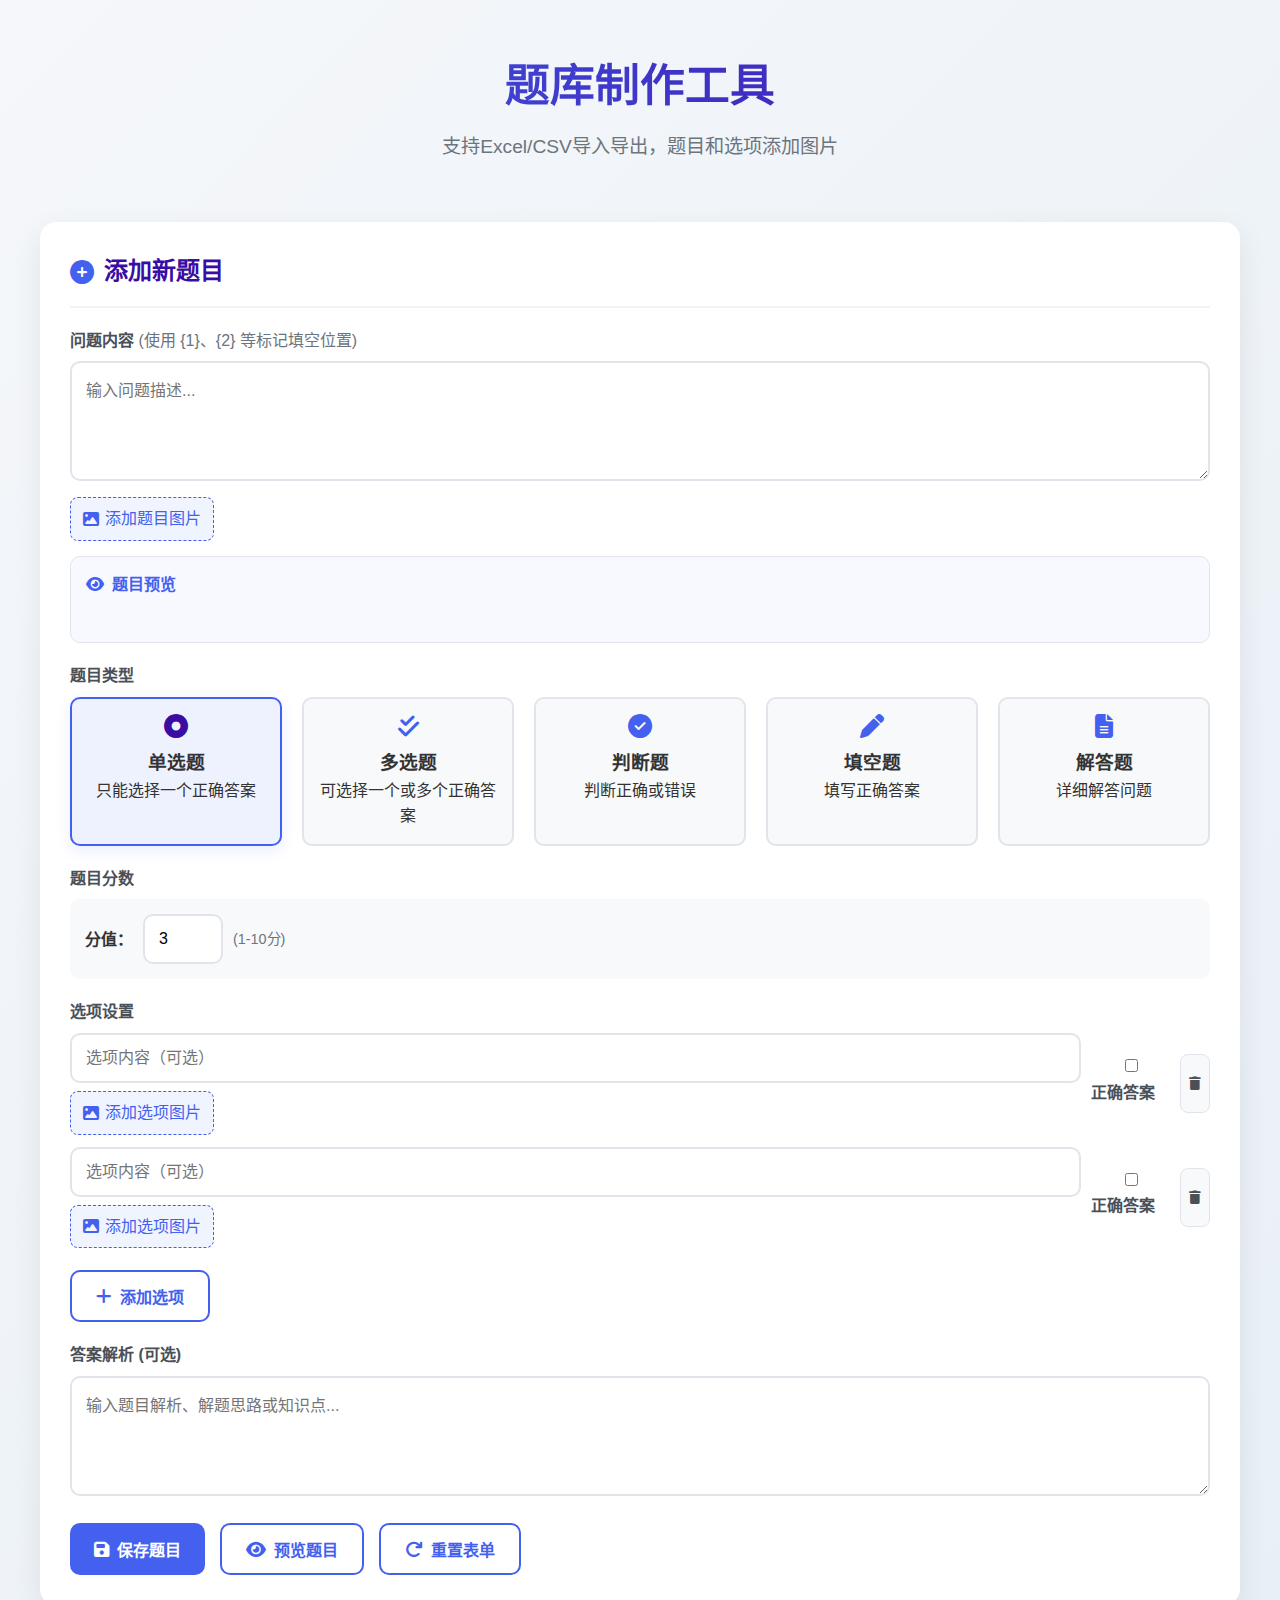
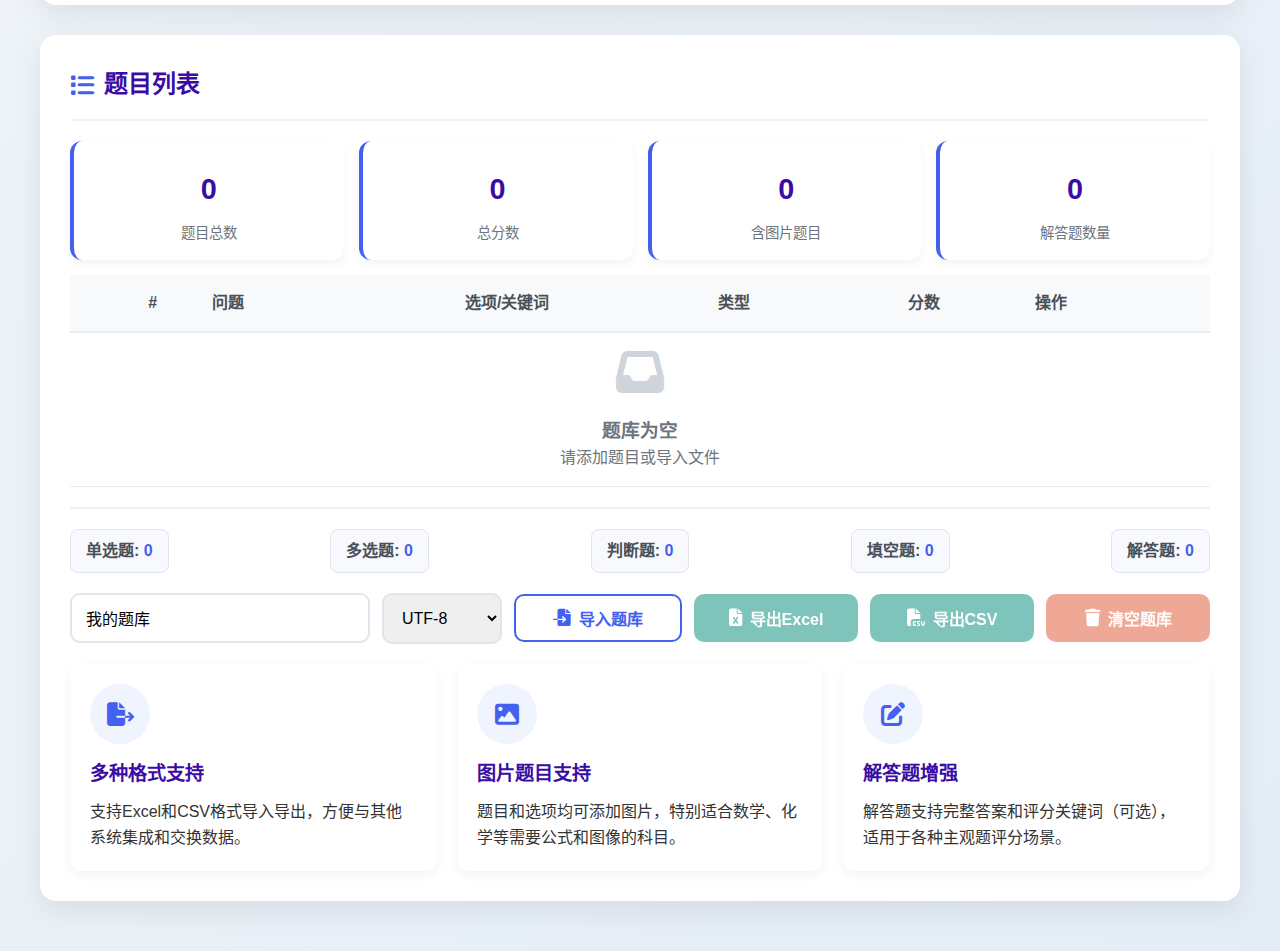
<file: editor.html>
<!DOCTYPE html>
<html lang="zh-CN">
<head>
    <meta charset="UTF-8">
    <meta name="viewport" content="width=device-width, initial-scale=1.0">
    <title>题库制作工具</title>
    <link rel="stylesheet" href="https://cdnjs.cloudflare.com/ajax/libs/font-awesome/6.4.0/css/all.min.css">
    <script src="https://cdn.sheetjs.com/xlsx-0.20.0/package/dist/xlsx.full.min.js"></script>
    <style>
        /* 原有样式保持不变 */
        * {
            margin: 0;
            padding: 0;
            box-sizing: border-box;
            font-family: 'Segoe UI', Tahoma, Geneva, Verdana, sans-serif;
        }
         
        body {
            background: linear-gradient(135deg, #f5f7fa 0%, #e4edf5 100%);
            color: #333;
            line-height: 1.6;
            min-height: 100vh;
            padding: 20px;
        }
         
        .container {
            max-width: 1200px;
            margin: 0 auto;
        }
         
        header {
            text-align: center;
            padding: 30px 0;
            margin-bottom: 30px;
        }
         
        h1 {
            font-size: 2.8rem;
            font-weight: 700;
            background: linear-gradient(90deg, #4361ee, #3a0ca3);
            -webkit-background-clip: text;
            background-clip: text;
            color: transparent;
            margin-bottom: 10px;
        }
         
        .subtitle {
            color: #6c757d;
            font-size: 1.2rem;
            max-width: 700px;
            margin: 0 auto;
        }
         
        .card {
            background: white;
            border-radius: 16px;
            box-shadow: 0 10px 30px rgba(0, 0, 0, 0.08);
            padding: 30px;
            margin-bottom: 30px;
            transition: transform 0.3s ease, box-shadow 0.3s ease;
        }
         
        .card:hover {
            transform: translateY(-5px);
            box-shadow: 0 15px 35px rgba(0, 0, 0, 0.12);
        }
         
        .card-title {
            font-size: 1.5rem;
            color: #3a0ca3;
            margin-bottom: 20px;
            padding-bottom: 15px;
            border-bottom: 2px solid #f0f2f5;
            display: flex;
            align-items: center;
        }
         
        .card-title i {
            margin-right: 10px;
            color: #4361ee;
        }
         
        .form-group {
            margin-bottom: 20px;
        }
         
        label {
            display: block;
            margin-bottom: 8px;
            font-weight: 600;
            color: #495057;
        }
         
        input, textarea, select {
            width: 100%;
            padding: 14px;
            border: 2px solid #e1e5eb;
            border-radius: 10px;
            font-size: 1rem;
            transition: border-color 0.3s;
        }
         
        textarea {
            min-height: 120px;
            resize: vertical;
        }
         
        input:focus, textarea:focus, select:focus {
            border-color: #4361ee;
            outline: none;
            box-shadow: 0 0 0 3px rgba(67, 97, 238, 0.15);
        }
         
        .option-row {
            display: flex;
            align-items: center;
            margin-bottom: 12px;
            gap: 10px;
        }
         
        .option-input {
            flex: 1;
        }
         
        .option-actions {
            display: flex;
            gap: 8px;
        }
         
        .btn {
            display: inline-flex;
            align-items: center;
            justify-content: center;
            padding: 12px 24px;
            border-radius: 10px;
            font-weight: 600;
            font-size: 1rem;
            cursor: pointer;
            transition: all 0.3s ease;
            border: none;
            gap: 8px;
        }
         
        .btn i {
            font-size: 1.1rem;
        }
         
        .btn-primary {
            background: #4361ee;
            color: white;
        }
         
        .btn-primary:hover {
            background: #3a0ca3;
            transform: translateY(-2px);
        }
         
        .btn-success {
            background: #2a9d8f;
            color: white;
        }
         
        .btn-success:hover {
            background: #21867a;
            transform: translateY(-2px);
        }
         
        .btn-danger {
            background: #e76f51;
            color: white;
        }
         
        .btn-danger:hover {
            background: #d45d3f;
            transform: translateY(-2px);
        }
         
        .btn-outline {
            background: transparent;
            border: 2px solid #4361ee;
            color: #4361ee;
        }
         
        .btn-outline:hover {
            background: #f0f4ff;
        }
         
        .btn-sm {
            padding: 8px 15px;
            font-size: 0.9rem;
        }
         
        .btn:disabled {
            opacity: 0.6;
            cursor: not-allowed;
            transform: none !important;
        }
         
        .actions {
            display: flex;
            gap: 15px;
            flex-wrap: wrap;
            margin-top: 20px;
        }
         
        .question-list {
            width: 100%;
            border-collapse: collapse;
            margin-top: 15px;
        }
         
        .question-list th {
            background: #f8f9fa;
            padding: 15px;
            text-align: left;
            color: #495057;
            font-weight: 600;
            border-bottom: 2px solid #e9ecef;
        }
         
        .question-list td {
            padding: 15px;
            border-bottom: 1px solid #e9ecef;
            vertical-align: top;
        }
         
        .question-list tr:hover td {
            background: #f8f9ff;
        }
         
        .question-text {
            max-width: 300px;
            overflow: hidden;
            text-overflow: ellipsis;
            display: -webkit-box;
            -webkit-line-clamp: 2;
            -webkit-box-orient: vertical;
        }
         
        .options-preview {
            display: flex;
            flex-wrap: wrap;
            gap: 8px;
        }
         
        .option-tag {
            background: #e7f4ff;
            color: #1a73e8;
            padding: 5px 12px;
            border-radius: 20px;
            font-size: 0.85rem;
            font-weight: 500;
            display: flex;
            align-items: center;
            gap: 5px;
        }
         
        .option-tag.correct {
            background: #e6f7ee;
            color: #0a9d58;
        }
         
        .list-actions {
            display: flex;
            gap: 10px;
        }
         
        .action-btn {
            padding: 8px;
            border-radius: 8px;
            cursor: pointer;
            transition: all 0.2s;
            background: #f8f9fa;
            border: 1px solid #e1e5eb;
            color: #495057;
        }
         
        .action-btn:hover {
            background: #edf2ff;
            color: #4361ee;
            border-color: #d0d9ff;
        }
         
        .preview-card {
            background: #f8f9ff;
            border: 2px dashed #d0d9ff;
            padding: 25px;
            border-radius: 12px;
            margin-top: 20px;
        }
         
        .preview-title {
            font-size: 1.2rem;
            color: #4361ee;
            margin-bottom: 15px;
            display: flex;
            align-items: center;
            gap: 10px;
        }
         
        .preview-question {
            font-size: 1.3rem;
            font-weight: 600;
            margin-bottom: 20px;
            color: #212529;
        }
         
        .preview-options {
            display: grid;
            grid-template-columns: repeat(auto-fit, minmax(250px, 1fr));
            gap: 15px;
        }
         
        .preview-option {
            padding: 15px;
            border: 2px solid #e1e5eb;
            border-radius: 10px;
            background: white;
            display: flex;
            align-items: center;
            gap: 15px;
            transition: all 0.2s;
            cursor: default;
        }
         
        .preview-option.correct {
            border-color: #2a9d8f;
            background: #f0faf7;
        }
         
        .option-letter {
            width: 36px;
            height: 36px;
            border-radius: 50%;
            background: #f0f4ff;
            color: #4361ee;
            display: flex;
            align-items: center;
            justify-content: center;
            font-weight: 700;
            flex-shrink: 0;
        }
         
        .preview-option.correct .option-letter {
            background: #2a9d8f;
            color: white;
        }
         
        .empty-state {
            text-align: center;
            padding: 40px 20px;
            color: #6c757d;
        }
         
        .empty-state i {
            font-size: 3rem;
            margin-bottom: 20px;
            color: #ced4da;
        }
         
        .counter {
            display: flex;
            justify-content: space-between;
            margin-top: 20px;
            padding-top: 20px;
            border-top: 2px solid #f0f2f5;
            font-weight: 600;
            color: #495057;
            flex-wrap: wrap;
            gap: 15px;
        }
         
        .counter div {
            background: #f8f9ff;
            padding: 8px 15px;
            border-radius: 8px;
            border: 1px solid #e1e5eb;
        }
         
        .counter span {
            color: #4361ee;
        }
         
        .notification {
            position: fixed;
            top: 20px;
            right: 20px;
            padding: 15px 25px;
            border-radius: 10px;
            background: white;
            box-shadow: 0 5px 15px rgba(0, 0, 0, 0.1);
            display: flex;
            align-items: center;
            gap: 15px;
            transform: translateX(150%);
            transition: transform 0.4s ease;
            z-index: 1000;
        }
         
        .notification.show {
            transform: translateX(0);
        }
         
        .notification.success {
            border-left: 4px solid #2a9d8f;
        }
         
        .notification.error {
            border-left: 4px solid #e76f51;
        }
         
        .notification i {
            font-size: 1.5rem;
        }
         
        .notification.success i {
            color: #2a9d8f;
        }
         
        .notification.error i {
            color: #e76f51;
        }
         
        .notification-content h3 {
            margin-bottom: 5px;
        }
         
        .highlight {
            animation: highlight 1.5s ease;
        }
         
        @keyframes highlight {
            0% { background-color: rgba(67, 97, 238, 0.2); }
            100% { background-color: transparent; }
        }
         
        .question-type {
            display: flex;
            gap: 20px;
            margin-bottom: 20px;
        }
         
        .type-option {
            flex: 1;
            text-align: center;
            padding: 15px;
            border-radius: 10px;
            background: #f8f9fa;
            cursor: pointer;
            border: 2px solid #e1e5eb;
            transition: all 0.3s;
        }
         
        .type-option.selected {
            border-color: #4361ee;
            background: #eef2ff;
            box-shadow: 0 5px 15px rgba(67, 97, 238, 0.1);
        }
         
        .type-option i {
            font-size: 1.5rem;
            margin-bottom: 10px;
            color: #4361ee;
        }
         
        .type-option.selected i {
            color: #3a0ca3;
        }
         
        .points-input {
            display: flex;
            align-items: center;
            gap: 10px;
            background: #f8f9fa;
            padding: 15px;
            border-radius: 10px;
        }
         
        .points-input input {
            max-width: 80px;
        }
         
        .points-label {
            font-weight: 600;
        }
         
        .points-hint {
            color: #6c757d;
            font-size: 0.9rem;
        }
         
        .badge {
            display: inline-block;
            padding: 4px 10px;
            border-radius: 20px;
            font-size: 0.8rem;
            font-weight: 600;
        }
         
        .badge-single {
            background: rgba(67, 97, 238, 0.15);
            color: #4361ee;
        }
         
        .badge-multiple {
            background: rgba(42, 157, 143, 0.15);
            color: #2a9d8f;
        }
         
        .badge-truefalse {
            background: rgba(231, 111, 81, 0.15);
            color: #e76f51;
        }
         
        .badge-fillblank {
            background: rgba(155, 89, 182, 0.15);
            color: #9b59b6;
        }
         
        .badge-essay {
            background: rgba(241, 196, 15, 0.15);
            color: #f39c12;
        }
         
        .badge-points {
            background: rgba(231, 111, 81, 0.15);
            color: #e76f51;
        }
         
        /* 新布局样式 - 优化部分 */
        .import-export-actions {
            display: flex;
            flex-direction: column;
            gap: 15px;
            width: 100%;
            margin-top: 20px;
        }
         
        .actions-row {
            display: flex;
            flex-wrap: wrap;
            gap: 12px;
            align-items: center;
            width: 100%;
        }
         
        .action-group {
            display: flex;
            flex: 1;
            min-width: 120px;
            height: 48px;
        }
         
        .filename-group {
            flex: 1;
            min-width: 180px;
            max-width: 300px;
            height: 48px;
        }
         
        .filename-group input {
            padding: 12px 15px;
            height: 100%;
            min-width: 250px;
        }
         
        .encoding-group {
            min-width: 130px;
            max-width: 150px;
            height: 48px;
        }
         
        .encoding-group select {
            padding: 12px 15px;
            padding-right: 35px;
            border-radius: 10px;
            background: #f8f9fa;
            border: 2px solid #4361ee;
            color: #4361ee;
            font-weight: 600;
            cursor: pointer;
            appearance: none;
            position: relative;
            height: 100%;
            width: 100%;
        }
         
        .btn-group {
            display: flex;
            gap: 12px;
            flex-wrap: wrap;
            flex: 1;
        }
         
        .btn-group .btn {
            flex: 1;
            min-width: 120px;
            width: 100%;
            height: 48px;
            padding: 0 15px;
        }
         
        /* 图片相关样式 */
        .image-container {
            margin-top: 10px;
            position: relative;
            display: none;
            background: #f8f9ff;
            padding: 15px;
            border-radius: 10px;
            border: 1px solid #e1e5eb;
        }
         
        .image-preview {
            max-width: 100%;
            max-height: 200px;
            border-radius: 8px;
            margin-top: 10px;
            display: none;
            border: 1px solid #e1e5eb;
            overflow: auto;
        }
         
        .image-preview img {
            max-width: 100%;
            max-height: 200px;
            display: block;
        }
         
        .remove-image-btn {
            position: absolute;
            top: 5px;
            right: 5px;
            background: rgba(231, 111, 81, 0.8);
            color: white;
            border: none;
            border-radius: 50%;
            width: 24px;
            height: 24px;
            display: flex;
            align-items: center;
            justify-content: center;
            cursor: pointer;
            font-size: 0.8rem;
        }
         
        .add-image-btn {
            margin-top: 8px;
            display: inline-flex;
            align-items: center;
            gap: 6px;
            padding: 8px 12px;
            background: #f0f4ff;
            border: 1px dashed #4361ee;
            border-radius: 8px;
            color: #4361ee;
            cursor: pointer;
            transition: all 0.2s;
        }
         
        .add-image-btn:hover {
            background: #e1e9ff;
        }
         
        .option-image-container {
            margin-top: 8px;
            position: relative;
            display: none;
            background: #f8f9ff;
            padding: 10px;
            border-radius: 8px;
            border: 1px solid #e1e5eb;
        }
         
        .option-image-preview {
            max-width: 100%;
            max-height: 100px;
            border-radius: 6px;
            margin-top: 8px;
            display: none;
            border: 1px solid #e1e5eb;
            overflow: auto;
        }
         
        .option-image-preview img {
            max-width: 100%;
            max-height: 100px;
            display: block;
        }
         
        .image-input {
            margin-top: 8px;
        }
         
        .image-label {
            display: flex;
            align-items: center;
            gap: 8px;
            font-weight: 600;
            color: #4361ee;
        }
         
        .option-image-label {
            font-size: 0.9rem;
            margin-top: 8px;
        }
         
        .preview-image {
            max-width: 100%;
            max-height: 300px;
            border-radius: 8px;
            margin: 15px 0;
            display: block;
            border: 1px solid #e1e5eb;
        }
         
        .option-preview-image {
            max-width: 100%;
            max-height: 100px;
            border-radius: 6px;
            margin-top: 8px;
        }
         
        .question-text-with-image {
            display: flex;
            flex-direction: column;
            gap: 10px;
        }
         
        .option-with-image {
            display: flex;
            flex-direction: column;
            gap: 5px;
        }
         
        /* 图片选项样式 */
        .image-option {
            border: 2px solid #e1e5eb;
            border-radius: 10px;
            padding: 10px;
            text-align: center;
            transition: all 0.2s;
            cursor: pointer;
            position: relative;
            overflow: hidden;
            height: 150px;
            display: flex;
            flex-direction: column;
            justify-content: space-between;
        }
         
        .image-option:hover {
            border-color: #4361ee;
            transform: translateY(-3px);
            box-shadow: 0 5px 15px rgba(0,0,0,0.1);
        }
         
        .image-option.selected {
            border-color: #4361ee;
            background-color: #f0f4ff;
        }
         
        .image-option.correct {
            border-color: #2a9d8f;
            background-color: #e6f7ee;
        }
         
        .option-image {
            max-height: 100px;
            max-width: 100%;
            object-fit: contain;
            margin: 0 auto;
            flex-grow: 1;
        }
         
        .option-image-label {
            font-size: 0.9rem;
            margin-top: 5px;
            font-weight: 600;
            color: #4361ee;
            white-space: nowrap;
            overflow: hidden;
            text-overflow: ellipsis;
        }
         
        .image-option .option-letter {
            position: absolute;
            top: 5px;
            left: 5px;
            width: 28px;
            height: 28px;
            font-size: 0.9rem;
        }
         
        .image-option-preview {
            display: grid;
            grid-template-columns: repeat(auto-fill, minmax(150px, 1fr));
            gap: 15px;
            margin-top: 15px;
        }
         
        .image-option-preview-item {
            border: 2px solid #e1e5eb;
            border-radius: 10px;
            padding: 10px;
            text-align: center;
            height: 120px;
            display: flex;
            flex-direction: column;
            justify-content: space-between;
        }
         
        .image-option-preview-item img {
            max-height: 80px;
            max-width: 100%;
            object-fit: contain;
            margin: 0 auto;
        }
         
        .image-option-preview-label {
            font-size: 0.8rem;
            margin-top: 5px;
            font-weight: 600;
            color: #4361ee;
            white-space: nowrap;
            overflow: hidden;
            text-overflow: ellipsis;
        }
         
        .option-type-toggle {
            display: flex;
            gap: 10px;
            margin-top: 10px;
        }
         
        .option-type-btn {
            flex: 1;
            padding: 8px;
            border-radius: 8px;
            cursor: pointer;
            transition: all 0.2s;
            background: #f8f9fa;
            border: 2px solid #e1e5eb;
            text-align: center;
            font-size: 0.9rem;
        }
         
        .option-type-btn.selected {
            background: #eef2ff;
            border-color: #4361ee;
            color: #4361ee;
            font-weight: 600;
        }
         
        /* 填空题样式 */
        #blanks-section {
            display: none;
            background: #f8f9ff;
            padding: 15px;
            border-radius: 12px;
            border: 1px solid #e1e5eb;
            margin-bottom: 15px;
        }
         
        .blank-row {
            display: flex;
            align-items: center;
            gap: 10px;
            margin-bottom: 12px;
            padding: 12px;
            background: white;
            border-radius: 8px;
            border: 1px solid #e1e5eb;
        }
         
        .blank-row .blank-number {
            width: 30px;
            height: 30px;
            border-radius: 50%;
            background: #9b59b6;
            color: white;
            display: flex;
            align-items: center;
            justify-content: center;
            font-weight: 600;
            flex-shrink: 0;
        }
         
        .blank-input {
            flex: 1;
        }
         
        .blank-points {
            width: 100px;
        }
         
        .scoring-mode {
            display: flex;
            gap: 15px;
            margin-bottom: 15px;
        }
         
        .mode-option {
            flex: 1;
            padding: 12px;
            border-radius: 8px;
            background: #f8f9fa;
            border: 2px solid #e1e5eb;
            cursor: pointer;
            text-align: center;
            transition: all 0.2s;
        }
         
        .mode-option.selected {
            background: #f0e6ff;
            border-color: #9b59b6;
            color: #9b59b6;
            font-weight: 600;
        }
         
        .mode-option i {
            margin-right: 5px;
            color: #9b59b6;
        }
         
        .preview-blank {
            display: flex;
            flex-direction: column;
            gap: 10px;
            background: white;
            border-radius: 8px;
            padding: 15px;
            border: 1px solid #e1e5eb;
            margin-bottom: 10px;
        }
         
        .preview-blank-header {
            display: flex;
            align-items: center;
            gap: 10px;
        }
         
        .preview-blank-number {
            width: 28px;
            height: 28px;
            border-radius: 50%;
            background: #9b59b6;
            color: white;
            display: flex;
            align-items: center;
            justify-content: center;
            font-weight: 600;
            flex-shrink: 0;
        }
         
        .preview-blank-content {
            padding-left: 38px;
        }
         
        .blank-answer {
            background: #f0e6ff;
            padding: 5px 10px;
            border-radius: 4px;
            margin-top: 5px;
            display: inline-block;
        }
         
        /* 填空题增强样式 */
        .question-text-editor {
            position: relative;
        }
         
        .insert-blank-toolbar {
            display: flex;
            gap: 10px;
            margin-top: 10px;
            flex-wrap: wrap;
            display: none; /* 默认隐藏 */
        }
         
        .insert-blank-btn {
            padding: 8px 15px;
            background: #eef2ff;
            border: 1px solid #d0d9ff;
            border-radius: 6px;
            color: #4361ee;
            cursor: pointer;
            font-size: 0.95rem;
            display: flex;
            align-items: center;
            gap: 5px;
            transition: all 0.2s;
        }
         
        .insert-blank-btn:hover {
            background: #dce5ff;
            transform: translateY(-2px);
        }
         
        .blank-preview {
            background: #f8f9ff;
            padding: 15px;
            border-radius: 10px;
            margin-top: 15px;
            border: 1px solid #e1e5eb;
        }
         
        .blank-preview-title {
            font-weight: 600;
            color: #4361ee;
            margin-bottom: 10px;
            display: flex;
            align-items: center;
            gap: 8px;
        }
         
        .blank-preview-content {
            line-height: 1.6;
            font-size: 1.1rem;
            padding: 10px;
        }
         
        /* 优化填空项占位符样式 */
        .blank-placeholder {
            display: inline-block;
            position: relative;
            color: #9b59b6;
            font-weight: 600;
            background: rgba(155, 89, 182, 0.08);
            border-bottom: 2px solid #9b59b6;
            padding: 0 8px;
            border-radius: 4px;
            margin: 0 2px;
        }
 
        .blank-answer-reveal {
            display: inline-block;
            position: relative;
            color: #2a9d8f;
            font-weight: 600;
            background: rgba(42, 157, 143, 0.08);
            border-bottom: 2px solid #2a9d8f;
            padding: 0 8px;
            border-radius: 4px;
            margin: 0 2px;
        }
 
        .show-answers-btn {
            margin-top: 15px;
        }
         
        /* 功能说明卡片 */
        .feature-cards {
            display: grid;
            grid-template-columns: repeat(auto-fit, minmax(280px, 1fr));
            gap: 20px;
            margin-top: 20px;
        }
         
        .feature-card {
            background: white;
            border-radius: 12px;
            padding: 20px;
            box-shadow: 0 4px 12px rgba(0,0,0,0.05);
            transition: transform 0.3s ease;
        }
         
        .feature-card:hover {
            transform: translateY(-5px);
        }
         
        .feature-icon {
            width: 60px;
            height: 60px;
            background: #f0f4ff;
            border-radius: 50%;
            display: flex;
            align-items: center;
            justify-content: center;
            margin-bottom: 15px;
            font-size: 1.5rem;
            color: #4361ee;
        }
         
        .feature-title {
            font-size: 1.2rem;
            margin-bottom: 10px;
            color: #3a0ca3;
        }
         
        /* 拖拽排序样式 */
        .question-list tr.dragging {
            background-color: #f0f7ff;
            opacity: 0.8;
        }
         
        .question-list tr.drag-over {
            border-top: 2px solid #4361ee;
        }
         
        .drag-handle {
            cursor: move;
            padding: 8px;
            color: #6c757d;
            opacity: 0.6;
            transition: all 0.2s;
        }
         
        .drag-handle:hover {
            color: #4361ee;
            opacity: 1;
        }
         
        /* 解答题样式 */
        #essay-section {
            display: none;
            background: #f8f9ff;
            padding: 15px;
            border-radius: 12px;
            border: 1px solid #e1e5eb;
            margin-bottom: 15px;
        }
         
        .keyword-row {
            display: flex;
            align-items: center;
            gap: 10px;
            margin-bottom: 12px;
            padding: 12px;
            background: white;
            border-radius: 8px;
            border: 1px solid #e1e5eb;
        }
         
        .keyword-row .keyword-number {
            width: 30px;
            height: 30px;
            border-radius: 50%;
            background: #f39c12;
            color: white;
            display: flex;
            align-items: center;
            justify-content: center;
            font-weight: 600;
            flex-shrink: 0;
        }
         
        .keyword-input {
            flex: 1;
        }
         
        .keyword-points {
            width: 100px;
        }
         
        .preview-keyword {
            display: flex;
            flex-direction: column;
            gap: 10px;
            background: white;
            border-radius: 8px;
            padding: 15px;
            border: 1px solid #e1e5eb;
            margin-bottom: 10px;
        }
         
        .preview-keyword-header {
            display: flex;
            align-items: center;
            gap: 10px;
        }
         
        .preview-keyword-number {
            width: 28px;
            height: 28px;
            border-radius: 50%;
            background: #f39c12;
            color: white;
            display: flex;
            align-items: center;
            justify-content: center;
            font-weight: 600;
            flex-shrink: 0;
        }
         
        .preview-keyword-content {
            padding-left: 38px;
        }
         
        .keyword-answer {
            background: #fef9e7;
            padding: 5px 10px;
            border-radius: 4px;
            margin-top: 5px;
            display: inline-block;
        }
         
        /* 解答题评分规则 */
        .essay-scoring-mode {
            display: flex;
            gap: 15px;
            margin-bottom: 15px;
        }
         
        /* 解答题分数高亮 */
        .essay-points {
            background: rgba(241, 196, 15, 0.2);
            border: 1px solid #f39c12;
        }
         
        /* 响应式设计 */
        @media (max-width: 768px) {
            .actions {
                flex-direction: column;
            }
             
            .btn {
                width: 100%;
            }
             
            .question-list {
                display: block;
                overflow-x: auto;
            }
             
            .preview-options {
                grid-template-columns: 1fr;
            }
             
            .option-row {
                flex-direction: column;
                align-items: flex-start;
            }
             
            .option-actions {
                width: 100%;
                justify-content: space-between;
            }
             
            .import-export-actions {
                flex-direction: column;
            }
             
            .action-group, .filename-group, .encoding-group {
                width: 100%;
                max-width: 100%;
            }
             
            .question-type {
                flex-direction: column;
            }
             
            .truefalse-options {
                flex-direction: column;
            }
             
            .preview-image {
                max-height: 200px;
            }
             
            .image-preview {
                max-height: 150px;
            }
             
            .image-option-preview {
                grid-template-columns: repeat(2, 1fr);
            }
             
            .blank-row, .keyword-row {
                flex-direction: column;
                align-items: stretch;
            }
             
            .blank-points, .keyword-points {
                width: 100%;
            }
             
            .scoring-mode, .essay-scoring-mode {
                flex-direction: column;
            }
             
            .insert-blank-toolbar {
                flex-direction: column;
            }
             
            .insert-blank-btn {
                width: 100%;
                justify-content: center;
            }
             
            /* 移动端按钮优化 */
            .actions-row {
                flex-direction: column;
            }
             
            .action-group {
                min-width: 100%;
                max-width: 100%;
            }
             
            .file-encoding-group {
                flex-direction: column;
                gap: 10px;
            }
             
            .btn-group {
                margin-left: 0;
                width: 100%;
            }
        }
         
        /* 新增布局优化 */
        .file-encoding-group {
            display: flex;
            gap: 15px;
            width: 100%;
        }
         
        /* 导入导出区域优化 */
        .import-export-row {
            display: flex;
            flex-wrap: wrap;
            gap: 15px;
            align-items: center;
            width: 100%;
            margin-bottom: 15px;
        }
         
        .import-section {
            display: flex;
            gap: 15px;
            align-items: center;
        }
         
        .filename-section {
            flex-grow: 1;
            max-width: 350px;
        }
         
        .export-section {
            display: flex;
            gap: 15px;
            align-items: center;
            margin-left: auto;
        }
         
        /* 优化后的操作区域 */
        .import-export-container {
            display: flex;
            flex-wrap: wrap;
            gap: 12px;
            align-items: center;
        }
         
        .filename-container {
            flex: 1;
            min-width: 200px;
            max-width: 300px;
        }
         
        .encoding-container {
            min-width: 120px;
            max-width: 140px;
        }
         
        .buttons-container {
            display: flex;
            flex-wrap: wrap;
            gap: 12px;
            flex: 1;
        }
         
        .action-button {
            flex: 1;
            min-width: 150px;
            height: 48px;
            display: flex;
            align-items: center;
            justify-content: center;
            padding: 0 15px;
        }
         
        /* 题目统计卡片 */
        .stats-container {
            display: grid;
            grid-template-columns: repeat(auto-fit, minmax(180px, 1fr));
            gap: 15px;
            margin-top: 20px;
        }
         
        .stat-card {
            background: white;
            border-radius: 12px;
            padding: 15px;
            text-align: center;
            box-shadow: 0 4px 10px rgba(0,0,0,0.05);
            position: relative;
            border-left: 4px solid #4361ee;
        }
         
        .stat-value {
            font-size: 1.8rem;
            font-weight: 700;
            color: #3a0ca3;
            margin: 10px 0;
        }
         
        .stat-label {
            color: #6c757d;
            font-size: 0.9rem;
        }
         
        /* 解答题提示 */
        .essay-hint {
            background: #fff8e6;
            border-left: 4px solid #f39c12;
            padding: 10px 15px;
            border-radius: 0 8px 8px 0;
            margin-bottom: 15px;
            font-size: 0.9rem;
        }
         
        /* 判断题选项样式修复 */
        .truefalse-options {
            display: flex;
            gap: 15px;
            margin-top: 10px;
        }
         
        .truefalse-option {
            flex: 1;
            text-align: center;
            padding: 15px;
            border-radius: 10px;
            background: #f8f9fa;
            cursor: pointer;
            border: 2px solid #e1e5eb;
            transition: all 0.3s;
            display: flex;
            align-items: center;
            justify-content: center;
            gap: 10px;
        }
         
        .truefalse-option.selected {
            border-color: #4361ee;
            background: #eef2ff;
            box-shadow: 0 5px 15px rgba(67, 97, 238, 0.1);
        }
         
        .truefalse-option:hover {
            border-color: #4361ee;
        }
    </style>
</head>
<body>
    <div class="container">
        <header>
            <h1>题库制作工具</h1>
            <p class="subtitle">支持Excel/CSV导入导出，题目和选项添加图片</p>
        </header>
         
        <div class="card">
            <h2 class="card-title"><i class="fas fa-plus-circle"></i> 添加新题目</h2>
             
            <div class="form-group question-text-editor">
                <label for="question">问题内容 <span style="font-weight:normal;color:#6c757d">(使用 {1}、{2} 等标记填空位置)</span></label>
                <textarea id="question" placeholder="输入问题描述..."></textarea>
                 
                <!-- 插入填空项按钮 -->
                <div class="insert-blank-toolbar" id="insert-blank-toolbar">
                    <div class="insert-blank-btn" id="insert-blank-1">
                        <i class="fas fa-underline"></i> 插入填空项 1
                    </div>
                    <div class="insert-blank-btn" id="insert-blank-2">
                        <i class="fas fa-underline"></i> 插入填空项 2
                    </div>
                    <div class="insert-blank-btn" id="insert-blank-3">
                        <i class="fas fa-underline"></i> 插入填空项 3
                    </div>
                </div>
                 
                <div class="add-image-btn" id="add-question-image-btn">
                    <i class="fas fa-image"></i> 添加题目图片
                </div>
                <div class="image-container" id="question-image-container">
                    <label class="image-label">
                        <i class="fas fa-link"></i> 图片URL:
                    </label>
                    <input type="text" id="question-image-url" class="image-input" placeholder="输入图片URL">
                    <button class="remove-image-btn" id="remove-question-image-btn">
                        <i class="fas fa-times"></i>
                    </button>
                    <div class="image-preview" id="question-image-preview"></div>
                </div>
                 
                <!-- 题目预览区域 -->
                <div class="blank-preview">
                    <div class="blank-preview-title">
                        <i class="fas fa-eye"></i> 题目预览
                    </div>
                    <div class="blank-preview-content" id="question-preview"></div>
                </div>
            </div>
             
            <div class="form-group">
                <label>题目类型</label>
                <div class="question-type">
                    <div class="type-option selected" id="single-type">
                        <i class="fas fa-dot-circle"></i>
                        <h3>单选题</h3>
                        <p>只能选择一个正确答案</p>
                    </div>
                    <div class="type-option" id="multiple-type">
                        <i class="fas fa-check-double"></i>
                        <h3>多选题</h3>
                        <p>可选择一个或多个正确答案</p>
                    </div>
                    <div class="type-option" id="truefalse-type">
                        <i class="fas fa-check-circle"></i>
                        <h3>判断题</h3>
                        <p>判断正确或错误</p>
                    </div>
                    <div class="type-option" id="fillblank-type">
                        <i class="fas fa-pen"></i>
                        <h3>填空题</h3>
                        <p>填写正确答案</p>
                    </div>
                    <div class="type-option" id="essay-type">
                        <i class="fas fa-file-alt"></i>
                        <h3>解答题</h3>
                        <p>详细解答问题</p>
                    </div>
                </div>
            </div>
             
            <div class="form-group">
                <label>题目分数</label>
                <div class="points-input">
                    <span class="points-label">分值：</span>
                    <input type="number" id="question-points" min="1" max="10" value="3">
                    <span class="points-hint" id="points-hint">(1-10分)</span>
                </div>
            </div>
             
            <div class="form-group" id="options-section">
                <label>选项设置</label>
                <div id="options-container">
                    <!-- 选项会动态添加到这里 -->
                </div>
                <button id="add-option-btn" class="btn btn-outline" style="margin-top: 10px;">
                    <i class="fas fa-plus"></i> 添加选项
                </button>
            </div>
             
            <div class="form-group" id="truefalse-section" style="display: none;">
                <label>判断题选项</label>
                <div class="truefalse-options">
                    <div class="truefalse-option" id="true-option" data-value="true">
                        <i class="fas fa-check-circle"></i>
                        <span>正确</span>
                    </div>
                    <div class="truefalse-option" id="false-option" data-value="false">
                        <i class="fas fa-times-circle"></i>
                        <span>错误</span>
                    </div>
                </div>
            </div>
             
            <!-- 填空题设置区域 -->
            <div id="blanks-section" style="display: none;">
                <div class="form-group">
                    <label>评分规则</label>
                    <div class="scoring-mode">
                        <div class="mode-option" id="per-blank-mode">
                            <i class="fas fa-check-square"></i> 按空给分
                        </div>
                        <div class="mode-option selected" id="all-or-nothing-mode">
                            <i class="fas fa-ban"></i> 全对给分
                        </div>
                    </div>
                </div>
                 
                <div class="form-group">
                    <label>填空项设置</label>
                    <div id="blanks-container">
                        <!-- 填空项会动态添加到这里 -->
                    </div>
                    <button id="add-blank-btn" class="btn btn-outline" style="margin-top: 10px;">
                        <i class="fas fa-plus"></i> 添加填空项
                    </button>
                </div>
            </div>
             
            <!-- 解答题设置区域 -->
            <div id="essay-section" style="display: none;">
                <div class="essay-hint">
                    <i class="fas fa-info-circle"></i> 解答题可以设置评分关键词（可选），也可以只提供完整答案
                </div>
                 
                <!-- 新增：解答题评分规则 -->
                <div class="form-group">
                    <label>评分规则</label>
                    <div class="essay-scoring-mode">
                        <div class="mode-option selected" id="partial-credit-mode">
                            <i class="fas fa-percentage"></i> 按关键词给分
                        </div>
                        <div class="mode-option" id="all-or-nothing-essay-mode">
                            <i class="fas fa-ban"></i> 全对给分
                        </div>
                    </div>
                </div>
                 
                <div class="form-group">
                    <label for="essay-answer">完整答案 <span style="font-weight:normal;color:#6c757d">(必填)</span></label>
                    <textarea id="essay-answer" placeholder="输入问题的完整答案..."></textarea>
                </div>
                 
                <div class="form-group">
                    <label>评分关键词设置 <span style="font-weight:normal;color:#6c757d">(可选)</span></label>
                    <div id="keywords-container">
                        <!-- 评分关键词会动态添加到这里 -->
                    </div>
                    <button id="add-keyword-btn" class="btn btn-outline" style="margin-top: 10px;">
                        <i class="fas fa-plus"></i> 添加关键词
                    </button>
                </div>
            </div>
             
            <div class="form-group">
                <label for="explanation">答案解析 <span class="hint">(可选)</span></label>
                <textarea id="explanation" placeholder="输入题目解析、解题思路或知识点..."></textarea>
            </div>
             
            <div class="actions">
                <button id="add-question-btn" class="btn btn-primary">
                    <i class="fas fa-save"></i> 保存题目
                </button>
                <button id="preview-btn" class="btn btn-outline">
                    <i class="fas fa-eye"></i> 预览题目
                </button>
                <button id="reset-btn" class="btn btn-outline">
                    <i class="fas fa-redo"></i> 重置表单
                </button>
            </div>
             
            <div id="preview-section" class="preview-card" style="display: none;">
                <div class="preview-title">
                    <i class="fas fa-search"></i> 题目预览
                </div>
                <div id="preview-question-container">
                    <!-- 预览内容会动态生成 -->
                </div>
                <div id="preview-blanks">
                    <!-- 预览内容会动态生成 -->
                </div>
                <div id="preview-keywords">
                    <!-- 预览内容会动态生成 -->
                </div>
                <button id="show-answers-btn" class="btn btn-outline show-answers-btn" style="display: none;">
                    <i class="fas fa-eye"></i> 显示答案
                </button>
                <div id="preview-explanation" style="display: none; margin-top: 20px; padding: 15px; background: #f8f9ff; border-radius: 10px; border-left: 4px solid #4361ee;">
                    <div style="font-weight: 600; color: #4361ee; margin-bottom: 10px; display: flex; align-items: center; gap: 10px;">
                        <i class="fas fa-lightbulb"></i> 答案解析
                    </div>
                    <div id="explanation-content"></div>
                </div>
            </div>
        </div>
         
        <div class="card">
            <h2 class="card-title"><i class="fas fa-list"></i> 题目列表</h2>
             
            <div class="stats-container">
                <div class="stat-card">
                    <div class="stat-value" id="total-count">0</div>
                    <div class="stat-label">题目总数</div>
                </div>
                <div class="stat-card">
                    <div class="stat-value" id="total-points">0</div>
                    <div class="stat-label">总分数</div>
                </div>
                <div class="stat-card">
                    <div class="stat-value" id="image-count">0</div>
                    <div class="stat-label">含图片题目</div>
                </div>
                <div class="stat-card">
                    <div class="stat-value" id="essay-count">0</div>
                    <div class="stat-label">解答题数量</div>
                </div>
            </div>
             
            <div id="questions-table">
                <table class="question-list">
                    <thead>
                        <tr>
                            <th width="5%"></th>
                            <th width="5%">#</th>
                            <th width="20%">问题</th>
                            <th width="20%">选项/关键词</th>
                            <th width="15%">类型</th>
                            <th width="10%">分数</th>
                            <th width="15%">操作</th>
                        </tr>
                    </thead>
                    <tbody id="questions-list">
                        <tr id="empty-row">
                            <td colspan="7" class="empty-state">
                                <i class="fas fa-inbox"></i>
                                <h3>题库为空</h3>
                                <p>请添加题目或导入文件</p>
                            </td>
                        </tr>
                    </tbody>
                </table>
            </div>
             
            <div class="counter">
                <div>单选题: <span id="single-count">0</span></div>
                <div>多选题: <span id="multiple-count">0</span></div>
                <div>判断题: <span id="truefalse-count">0</span></div>
                <div>填空题: <span id="fillblank-count">0</span></div>
                <div>解答题: <span id="essay-count2">0</span></div>
            </div>
             
            <!-- 优化后的操作按钮区域 -->
            <div class="import-export-actions">
                <div class="import-export-container">
                    <div class="filename-container">
                        <input type="text" id="export-filename" class="filename-input" placeholder="输入文件名" value="我的题库">
                    </div>
                     
                    <div class="encoding-container">
                        <select id="common-encoding">
                            <option value="utf-8">UTF-8</option>
                            <option value="gbk">GBK</option>
                        </select>
                    </div>
                     
                    <div class="buttons-container">
                        <button id="import-btn" class="btn btn-outline action-button">
                            <i class="fas fa-file-import"></i> 导入题库
                        </button>
                        <button id="export-excel-btn" class="btn btn-success action-button" disabled>
                            <i class="fas fa-file-excel"></i> 导出Excel
                        </button>
                        <button id="export-csv-btn" class="btn btn-success action-button" disabled>
                            <i class="fas fa-file-csv"></i> 导出CSV
                        </button>
                        <button id="clear-all-btn" class="btn btn-danger action-button" disabled>
                            <i class="fas fa-trash"></i> 清空题库
                        </button>
                    </div>
                </div>
                <input type="file" id="import-file" accept=".xlsx, .xls, .csv" style="display:none;">
            </div>
             
            <div class="feature-cards">
                <div class="feature-card">
                    <div class="feature-icon">
                        <i class="fas fa-file-export"></i>
                    </div>
                    <h3 class="feature-title">多种格式支持</h3>
                    <p>支持Excel和CSV格式导入导出，方便与其他系统集成和交换数据。</p>
                </div>
                 
                <div class="feature-card">
                    <div class="feature-icon">
                        <i class="fas fa-image"></i>
                    </div>
                    <h3 class="feature-title">图片题目支持</h3>
                    <p>题目和选项均可添加图片，特别适合数学、化学等需要公式和图像的科目。</p>
                </div>
                 
                <div class="feature-card">
                    <div class="feature-icon">
                        <i class="fas fa-edit"></i>
                    </div>
                    <h3 class="feature-title">解答题增强</h3>
                    <p>解答题支持完整答案和评分关键词（可选），适用于各种主观题评分场景。</p>
                </div>
            </div>
        </div>
    </div>
     
    <div class="notification" id="notification">
        <i class="fas fa-check-circle"></i>
        <div class="notification-content">
            <h3>操作成功</h3>
            <p id="notification-message">题目已添加到题库</p>
        </div>
    </div>
     
    <script>
        // 全局变量
        let questions = [];
        let optionCounter = 0;
        let blankCounter = 0;
        let keywordCounter = 0;
        let currentType = 'single'; // 默认改为单选题
        let currentPoints = 3;
        let truefalseAnswer = 'true';
        let blankScoringMode = 'allOrNothing';
        let essayScoringMode = 'partialCredit'; // 解答题评分规则（新增）
        let dragSrcEl = null; // 当前拖动的元素
        let dragStartIndex = -1; // 拖动起始索引
         
        // DOM 元素
        const questionInput = document.getElementById('question');
        const essayAnswerInput = document.getElementById('essay-answer');
        const explanationInput = document.getElementById('explanation');
        const pointsInput = document.getElementById('question-points');
        const optionsContainer = document.getElementById('options-container');
        const optionsSection = document.getElementById('options-section');
        const truefalseSection = document.getElementById('truefalse-section');
        const blanksSection = document.getElementById('blanks-section');
        const essaySection = document.getElementById('essay-section');
        const blanksContainer = document.getElementById('blanks-container');
        const keywordsContainer = document.getElementById('keywords-container');
        const addOptionBtn = document.getElementById('add-option-btn');
        const addBlankBtn = document.getElementById('add-blank-btn');
        const addKeywordBtn = document.getElementById('add-keyword-btn');
        const addQuestionBtn = document.getElementById('add-question-btn');
        const previewBtn = document.getElementById('preview-btn');
        const resetBtn = document.getElementById('reset-btn');
        const exportExcelBtn = document.getElementById('export-excel-btn');
        const exportCsvBtn = document.getElementById('export-csv-btn');
        const clearAllBtn = document.getElementById('clear-all-btn');
        const importBtn = document.getElementById('import-btn');
        const importFile = document.getElementById('import-file');
        const commonEncoding = document.getElementById('common-encoding');
        const exportFilename = document.getElementById('export-filename');
        const questionsList = document.getElementById('questions-list');
        const emptyRow = document.getElementById('empty-row');
        const previewSection = document.getElementById('preview-section');
        const previewQuestionContainer = document.getElementById('preview-question-container');
        const previewOptions = document.getElementById('preview-options');
        const previewBlanks = document.getElementById('preview-blanks');
        const previewKeywords = document.getElementById('preview-keywords');
        const previewExplanation = document.getElementById('preview-explanation');
        const explanationContent = document.getElementById('explanation-content');
        const notification = document.getElementById('notification');
        const totalCountEl = document.getElementById('total-count');
        const singleCountEl = document.getElementById('single-count');
        const multipleCountEl = document.getElementById('multiple-count');
        const truefalseCountEl = document.getElementById('truefalse-count');
        const fillblankCountEl = document.getElementById('fillblank-count');
        const essayCountEl = document.getElementById('essay-count');
        const essayCountEl2 = document.getElementById('essay-count2');
        const totalPointsEl = document.getElementById('total-points');
        const imageCountEl = document.getElementById('image-count');
        const singleTypeBtn = document.getElementById('single-type');
        const multipleTypeBtn = document.getElementById('multiple-type');
        const truefalseTypeBtn = document.getElementById('truefalse-type');
        const fillblankTypeBtn = document.getElementById('fillblank-type');
        const essayTypeBtn = document.getElementById('essay-type');
        const trueOption = document.getElementById('true-option');
        const falseOption = document.getElementById('false-option');
        const perBlankModeBtn = document.getElementById('per-blank-mode');
        const allOrNothingModeBtn = document.getElementById('all-or-nothing-mode');
        const partialCreditModeBtn = document.getElementById('partial-credit-mode'); // 新增
        const allOrNothingEssayModeBtn = document.getElementById('all-or-nothing-essay-mode'); // 新增
        const questionImageContainer = document.getElementById('question-image-container');
        const questionImageUrl = document.getElementById('question-image-url');
        const questionImagePreview = document.getElementById('question-image-preview');
        const addQuestionImageBtn = document.getElementById('add-question-image-btn');
        const removeQuestionImageBtn = document.getElementById('remove-question-image-btn');
        const questionPreviewEl = document.getElementById('question-preview');
        const showAnswersBtn = document.getElementById('show-answers-btn');
        const insertBlankToolbar = document.getElementById('insert-blank-toolbar');
        const pointsHint = document.getElementById('points-hint');
         
        // 初始化
        function init() {
            // 添加初始选项（单选题需要两个选项）
            addOption();
            addOption();
             
            // 更新预览
            updateQuestionPreview();
             
            // 事件监听
            addOptionBtn.addEventListener('click', addOption);
            addBlankBtn.addEventListener('click', addBlank);
            addKeywordBtn.addEventListener('click', addKeyword);
            addQuestionBtn.addEventListener('click', addQuestion);
            previewBtn.addEventListener('click', togglePreview);
            resetBtn.addEventListener('click', resetForm);
            exportExcelBtn.addEventListener('click', exportExcel);
            exportCsvBtn.addEventListener('click', exportCSV);
            clearAllBtn.addEventListener('click', clearAllQuestions);
            importBtn.addEventListener('click', () => importFile.click());
            importFile.addEventListener('change', handleFileImport);
             
            // 题目类型切换
            singleTypeBtn.addEventListener('click', () => setQuestionType('single'));
            multipleTypeBtn.addEventListener('click', () => setQuestionType('multiple'));
            truefalseTypeBtn.addEventListener('click', () => setQuestionType('truefalse'));
            fillblankTypeBtn.addEventListener('click', () => setQuestionType('fillblank'));
            essayTypeBtn.addEventListener('click', () => setQuestionType('essay'));
             
            // 判断题选项选择
            trueOption.addEventListener('click', () => selectTrueFalseOption('true'));
            falseOption.addEventListener('click', () => selectTrueFalseOption('false'));
             
            // 填空题评分规则选择
            perBlankModeBtn.addEventListener('click', () => setBlankScoringMode('perBlank'));
            allOrNothingModeBtn.addEventListener('click', () => setBlankScoringMode('allOrNothing'));
             
            // 解答题评分规则选择（新增）
            partialCreditModeBtn.addEventListener('click', () => setEssayScoringMode('partialCredit'));
            allOrNothingEssayModeBtn.addEventListener('click', () => setEssayScoringMode('allOrNothing'));
             
            // 分数输入监听
            pointsInput.addEventListener('change', function() {
                let value = parseInt(this.value);
                if (isNaN(value)) value = 1;
                if (value < 1) value = 1;
                 
                // 解答题没有上限，其他题型上限为10分
                if (currentType !== 'essay' && value > 10) {
                    value = 10;
                }
                 
                this.value = value;
                currentPoints = value;
            });
             
            // 题目图片URL输入监听
            questionImageUrl.addEventListener('input', function() {
                const url = this.value.trim();
                if (url) {
                    questionImagePreview.innerHTML = `<img src="${url}" alt="题目图片预览">`;
                    questionImagePreview.style.display = 'block';
                } else {
                    questionImagePreview.style.display = 'none';
                }
            });
             
            // 添加题目图片按钮
            addQuestionImageBtn.addEventListener('click', function() {
                questionImageContainer.style.display = 'block';
                this.style.display = 'none';
            });
             
            // 移除题目图片按钮
            removeQuestionImageBtn.addEventListener('click', function() {
                questionImageContainer.style.display = 'none';
                questionImageUrl.value = '';
                questionImagePreview.style.display = 'none';
                addQuestionImageBtn.style.display = 'inline-flex';
            });
             
            // 题目文本输入监听
            questionInput.addEventListener('input', updateQuestionPreview);
             
            // 插入填空项按钮
            document.querySelectorAll('.insert-blank-btn').forEach(btn => {
                btn.addEventListener('click', function() {
                    const blankNum = this.id.split('-')[2];
                    insertBlank(blankNum);
                });
            });
             
            // 显示答案按钮
            showAnswersBtn.addEventListener('click', toggleAnswers);
             
            // 初始渲染题目列表
            renderQuestionList();
             
            // 初始化判断题选项
            selectTrueFalseOption(truefalseAnswer);
        }
         
        // 在题目中插入填空项标记
        function insertBlank(blankNum) {
            const textarea = questionInput;
            const startPos = textarea.selectionStart;
            const endPos = textarea.selectionEnd;
            const text = textarea.value;
             
            // 创建填空标记
            const blankMark = `{${blankNum}}`;
             
            // 插入填空标记
            textarea.value = text.substring(0, startPos) + blankMark + text.substring(endPos);
             
            // 设置光标位置
            textarea.selectionStart = startPos + blankMark.length;
            textarea.selectionEnd = startPos + blankMark.length;
             
            // 更新预览
            updateQuestionPreview();
             
            // 聚焦到文本框
            textarea.focus();
        }
         
        // 更新题目预览
        function updateQuestionPreview() {
            const text = questionInput.value;
             
            // 替换填空标记为带序号的占位符（显示为"1、________"）
            const previewText = text.replace(/\{(\d+)\}/g, (match, p1) => {
                return `<span class="blank-placeholder">${p1}、${'________'.repeat(2)}</span>`;
            });
             
            questionPreviewEl.innerHTML = previewText;
        }
         
        // 设置题目类型
        function setQuestionType(type) {
            currentType = type;
             
            // 更新UI
            singleTypeBtn.classList.toggle('selected', type === 'single');
            multipleTypeBtn.classList.toggle('selected', type === 'multiple');
            truefalseTypeBtn.classList.toggle('selected', type === 'truefalse');
            fillblankTypeBtn.classList.toggle('selected', type === 'fillblank');
            essayTypeBtn.classList.toggle('selected', type === 'essay');
             
            // 根据题目类型显示不同的选项区域
            if (type === 'truefalse') {
                optionsSection.style.display = 'none';
                truefalseSection.style.display = 'block';
                blanksSection.style.display = 'none';
                essaySection.style.display = 'none';
                insertBlankToolbar.style.display = 'none';
                 
                // 初始化判断题选项
                selectTrueFalseOption(truefalseAnswer);
            } else if (type === 'fillblank') {
                optionsSection.style.display = 'none';
                truefalseSection.style.display = 'none';
                blanksSection.style.display = 'block';
                essaySection.style.display = 'none';
                insertBlankToolbar.style.display = 'flex';
            } else if (type === 'essay') {
                optionsSection.style.display = 'none';
                truefalseSection.style.display = 'none';
                blanksSection.style.display = 'none';
                essaySection.style.display = 'block';
                insertBlankToolbar.style.display = 'none';
            } else {
                optionsSection.style.display = 'block';
                truefalseSection.style.display = 'none';
                blanksSection.style.display = 'none';
                essaySection.style.display = 'none';
                insertBlankToolbar.style.display = 'none';
            }
             
            // 如果是单选题，确保只有一个正确答案
            if (type === 'single') {
                let foundCorrect = false;
                document.querySelectorAll('.option-row input[type="checkbox"]').forEach(checkbox => {
                    if (foundCorrect) {
                        checkbox.checked = false;
                    } else if (checkbox.checked) {
                        foundCorrect = true;
                    }
                });
            }
             
            // 更新分数输入框限制
            if (type === 'essay') {
                pointsInput.removeAttribute('max');
                pointsHint.textContent = '(1分以上)';
                pointsInput.parentElement.classList.add('essay-points');
            } else {
                pointsInput.setAttribute('max', '10');
                pointsHint.textContent = '(1-10分)';
                pointsInput.parentElement.classList.remove('essay-points');
                 
                // 如果当前分数大于10，修正为10
                if (parseInt(pointsInput.value) > 10) {
                    pointsInput.value = 10;
                    currentPoints = 10;
                }
            }
        }
         
        // 设置填空题评分规则
        function setBlankScoringMode(mode) {
            blankScoringMode = mode;
             
            // 更新UI
            perBlankModeBtn.classList.toggle('selected', mode === 'perBlank');
            allOrNothingModeBtn.classList.toggle('selected', mode === 'allOrNothing');
             
            // 显示/隐藏每个填空项的分值输入框
            document.querySelectorAll('.blank-points').forEach(input => {
                input.style.display = mode === 'perBlank' ? 'block' : 'none';
            });
        }
         
        // 设置解答题评分规则（新增）
        function setEssayScoringMode(mode) {
            essayScoringMode = mode;
             
            // 更新UI
            partialCreditModeBtn.classList.toggle('selected', mode === 'partialCredit');
            allOrNothingEssayModeBtn.classList.toggle('selected', mode === 'allOrNothing');
        }
         
        // 选择判断题答案
        function selectTrueFalseOption(value) {
            truefalseAnswer = value;
             
            // 更新UI
            trueOption.classList.toggle('selected', value === 'true');
            falseOption.classList.toggle('selected', value === 'false');
        }
         
        // 添加新选项
        function addOption() {
            if (optionCounter >= 6) {
                showNotification('最多只能添加6个选项', 'error');
                return;
            }
             
            const optionId = optionCounter;
            const optionRow = document.createElement('div');
            optionRow.className = 'option-row';
            optionRow.innerHTML = `
                <div class="option-input">
                    <input type="text" id="option-${optionId}" placeholder="选项内容（可选）">
                    <div class="add-image-btn add-option-image-btn" data-id="${optionId}">
                        <i class="fas fa-image"></i> 添加选项图片
                    </div>
                    <div class="option-image-container" id="option-image-container-${optionId}" style="display: none;">
                        <label class="option-image-label">
                            <i class="fas fa-link"></i> 选项图片URL:
                        </label>
                        <input type="text" id="option-image-url-${optionId}" class="image-input" placeholder="输入图片URL">
                        <div class="option-image-preview" id="option-image-preview-${optionId}"></div>
                    </div>
                </div>
                <div class="option-actions">
                    <label class="option-checkbox">
                        <input type="checkbox" id="correct-${optionId}"> 正确答案
                    </label>
                    <button class="action-btn delete-option" data-id="${optionId}">
                        <i class="fas fa-trash"></i>
                    </button>
                </div>
            `;
             
            optionsContainer.appendChild(optionRow);
             
            // 添加事件监听
            const deleteBtn = optionRow.querySelector('.delete-option');
            deleteBtn.addEventListener('click', function() {
                if (optionCounter <= 2) {
                    showNotification('至少需要两个选项', 'error');
                    return;
                }
                 
                optionRow.remove();
                optionCounter--;
            });
             
            // 添加选项图片按钮事件
            const addOptionImageBtn = optionRow.querySelector('.add-option-image-btn');
            addOptionImageBtn.addEventListener('click', function() {
                const id = this.getAttribute('data-id');
                const container = document.getElementById(`option-image-container-${id}`);
                container.style.display = 'block';
                this.style.display = 'none';
            });
             
            // 选项图片URL输入监听
            const optionImageUrl = document.getElementById(`option-image-url-${optionId}`);
            const optionImagePreview = document.getElementById(`option-image-preview-${optionId}`);
             
            optionImageUrl.addEventListener('input', function() {
                const url = this.value.trim();
                if (url) {
                    optionImagePreview.innerHTML = `<img src="${url}" alt="选项图片预览">`;
                    optionImagePreview.style.display = 'block';
                } else {
                    optionImagePreview.style.display = 'none';
                }
            });
             
            optionCounter++;
        }
         
        // 添加新填空项
        function addBlank() {
            if (blankCounter >= 6) {
                showNotification('最多只能添加6个填空项', 'error');
                return;
            }
             
            const blankId = blankCounter;
            const blankRow = document.createElement('div');
            blankRow.className = 'blank-row';
            blankRow.innerHTML = `
                <div class="blank-number">${blankCounter + 1}</div>
                <div class="blank-input">
                    <input type="text" id="blank-${blankId}" placeholder="填空项正确答案">
                </div>
                <input type="number" id="blank-points-${blankId}" class="blank-points" min="1" value="1" ${blankScoringMode === 'allOrNothing' ? 'style="display: none;"' : ''}>
                <button class="action-btn delete-blank" data-id="${blankId}">
                    <i class="fas fa-trash"></i>
                </button>
            `;
             
            blanksContainer.appendChild(blankRow);
             
            // 添加事件监听
            const deleteBtn = blankRow.querySelector('.delete-blank');
            deleteBtn.addEventListener('click', function() {
                if (blankCounter <= 1) {
                    showNotification('至少需要一个填空项', 'error');
                    return;
                }
                 
                blankRow.remove();
                blankCounter--;
                 
                // 更新编号
                document.querySelectorAll('.blank-row').forEach((row, index) => {
                    row.querySelector('.blank-number').textContent = index + 1;
                });
            });
             
            // 分数输入监听 - 移除上限限制
            const pointsInput = document.getElementById(`blank-points-${blankId}`);
            pointsInput.addEventListener('change', function() {
                let value = parseInt(this.value);
                if (isNaN(value)) value = 1;
                if (value < 1) value = 1;
                this.value = value;
            });
             
            blankCounter++;
        }
         
        // 添加评分关键词
        function addKeyword() {
            if (keywordCounter >= 10) {
                showNotification('最多只能添加10个关键词', 'error');
                return;
            }
             
            const keywordId = keywordCounter;
            const keywordRow = document.createElement('div');
            keywordRow.className = 'keyword-row';
            keywordRow.innerHTML = `
                <div class="keyword-number">${keywordCounter + 1}</div>
                <div class="keyword-input">
                    <input type="text" id="keyword-${keywordId}" placeholder="评分关键词">
                </div>
                <input type="number" id="keyword-points-${keywordId}" class="keyword-points" min="1" max="10" value="1">
                <button class="action-btn delete-keyword" data-id="${keywordId}">
                    <i class="fas fa-trash"></i>
                </button>
            `;
             
            keywordsContainer.appendChild(keywordRow);
             
            // 添加事件监听
            const deleteBtn = keywordRow.querySelector('.delete-keyword');
            deleteBtn.addEventListener('click', function() {
                keywordRow.remove();
                keywordCounter--;
                 
                // 更新编号
                document.querySelectorAll('.keyword-row').forEach((row, index) => {
                    row.querySelector('.keyword-number').textContent = index + 1;
                });
            });
             
            // 分数输入监听
            const pointsInput = document.getElementById(`keyword-points-${keywordId}`);
            pointsInput.addEventListener('change', function() {
                let value = parseInt(this.value);
                if (isNaN(value)) value = 1;
                if (value < 1) value = 1;
                if (value > 10) value = 10;
                this.value = value;
            });
             
            keywordCounter++;
        }
         
        // 添加新题目
        function addQuestion() {
            const questionText = questionInput.value.trim();
            const essayAnswer = essayAnswerInput.value.trim();
            const explanation = explanationInput.value.trim();
            const questionImage = questionImageUrl.value.trim();
             
            // 验证问题
            if (!questionText) {
                showNotification('请输入问题内容', 'error');
                return;
            }
             
            // 收集选项
            const options = [];
            let correctAnswers = [];
            let hasOptions = false;
            let blanks = [];
            let keywords = [];
             
            if (currentType === 'truefalse') {
                // 判断题特殊处理
                options.push({
                    text: '正确',
                });
                options.push({
                    text: '错误',
                });
                correctAnswers = [truefalseAnswer === 'true' ? 'A' : 'B'];
            } else if (currentType === 'fillblank') {
                // 填空题处理
                document.querySelectorAll('.blank-row').forEach((row, index) => {
                    const blankInput = row.querySelector('input[type="text"]');
                    const blankValue = blankInput ? blankInput.value.trim() : '';
                    const pointsInput = row.querySelector('input[type="number"]');
                    const points = pointsInput ? parseInt(pointsInput.value) : 0;
                     
                    if (blankValue) {
                        hasOptions = true;
                        blanks.push({
                            answer: blankValue,
                            points: points
                        });
                    }
                });
                 
                if (blanks.length === 0) {
                    showNotification('请至少输入一个填空项', 'error');
                    return;
                }
            } else if (currentType === 'essay') {
                // 解答题处理
                document.querySelectorAll('.keyword-row').forEach((row, index) => {
                    const keywordInput = row.querySelector('input[type="text"]');
                    const keywordValue = keywordInput ? keywordInput.value.trim() : '';
                    const pointsInput = row.querySelector('input[type="number"]');
                    const points = pointsInput ? parseInt(pointsInput.value) : 0;
                     
                    if (keywordValue) {
                        hasOptions = true;
                        keywords.push({
                            keyword: keywordValue,
                            points: points
                        });
                    }
                });
                 
                // 解答题完整答案是必填项
                if (!essayAnswer) {
                    showNotification('请输入完整答案', 'error');
                    return;
                }
            } else {
                // 遍历所有选项行
                document.querySelectorAll('.option-row').forEach((row, index) => {
                    const optionInput = row.querySelector('input[type="text"]');
                    const optionValue = optionInput ? optionInput.value.trim() : '';
                    const correctCheckbox = row.querySelector('input[type="checkbox"]');
                    const optionImageUrl = row.querySelector('.option-image-container input[type="text"]');
                    const optionImage = optionImageUrl ? optionImageUrl.value.trim() : '';
                     
                    if (optionValue || optionImage) {
                        hasOptions = true;
                        options.push({
                            text: optionValue,
                            image: optionImage
                        });
                         
                        if (correctCheckbox && correctCheckbox.checked) {
                            // 正确答案使用字母表示 (A, B, C...)
                            correctAnswers.push(String.fromCharCode(65 + index));
                        }
                    }
                });
                 
                if (!hasOptions) {
                    showNotification('请至少输入一个选项或添加选项图片', 'error');
                    return;
                }
                 
                if (correctAnswers.length === 0) {
                    showNotification('请至少选择一个正确答案', 'error');
                    return;
                }
                 
                // 如果是单选题，但选择了多个答案
                if (currentType === 'single' && correctAnswers.length > 1) {
                    showNotification('单选题只能选择一个正确答案', 'error');
                    return;
                }
            }
             
            // 创建题目对象
            const question = {
                id: Date.now(), // 唯一ID
                text: questionText,
                image: questionImage,
                explanation: explanation,
                type: currentType,
                points: currentPoints,
                options: options,
                correct: correctAnswers,
                blanks: blanks,
                essayAnswer: essayAnswer,
                keywords: keywords,
                blankScoringMode: blankScoringMode,
                essayScoringMode: essayScoringMode // 新增解答题评分规则
            };
             
            // 添加到题库
            questions.push(question);
             
            // 更新UI
            renderQuestionList();
            resetForm();
            showNotification('题目已添加到题库');
             
            // 启用按钮
            exportExcelBtn.disabled = false;
            exportCsvBtn.disabled = false;
            clearAllBtn.disabled = false;
        }
         
        // 渲染题目列表
        function renderQuestionList() {
            // 隐藏空状态
            if (emptyRow) emptyRow.style.display = questions.length ? 'none' : '';
             
            // 清空列表
            questionsList.innerHTML = '';
             
            if (questions.length === 0) {
                questionsList.appendChild(emptyRow);
                emptyRow.style.display = '';
                return;
            }
             
            // 添加题目
            let singleCount = 0;
            let multipleCount = 0;
            let truefalseCount = 0;
            let fillblankCount = 0;
            let essayCount = 0;
            let imageCount = 0;
            let totalPoints = 0;
             
            questions.forEach((q, index) => {
                // 统计题目类型
                if (q.type === 'single') singleCount++;
                else if (q.type === 'multiple') multipleCount++;
                else if (q.type === 'truefalse') truefalseCount++;
                else if (q.type === 'fillblank') fillblankCount++;
                else if (q.type === 'essay') essayCount++;
                 
                // 统计题目图片
                if (q.image) imageCount++;
                 
                // 统计总分
                totalPoints += q.points;
                 
                const row = document.createElement('tr');
                row.setAttribute('data-id', q.id);
                row.setAttribute('data-index', index);
                row.draggable = true; // 启用拖拽
                 
                if (index === questions.length - 1) {
                    row.classList.add('highlight');
                }
                 
                // 生成选项预览
                let optionsHtml = '';
                 
                if (q.type === 'fillblank') {
                    // 填空题预览
                    optionsHtml = `<div class="options-preview">`;
                    q.blanks.forEach((blank, idx) => {
                        optionsHtml += `
                            <div class="option-tag">
                                ${idx+1}. ${blank.answer}
                            </div>
                        `;
                    });
                    optionsHtml += `</div>`;
                } else if (q.type === 'truefalse') {
                    // 判断题特殊显示
                    q.options.forEach((opt, optIndex) => {
                        const isCorrect = q.correct.includes(String.fromCharCode(65 + optIndex));
                        optionsHtml += `
                            <div class="option-tag ${isCorrect ? 'correct' : ''}">
                                ${opt.text} ${isCorrect ? '<i class="fas fa-check"></i>' : ''}
                            </div>
                        `;
                    });
                } else if (q.type === 'essay') {
                    // 解答题关键词预览
                    if (q.keywords && q.keywords.length > 0) {
                        optionsHtml = `<div class="options-preview">`;
                        q.keywords.forEach((kw, idx) => {
                            optionsHtml += `
                                <div class="option-tag">
                                    ${kw.keyword} (${kw.points}分)
                                </div>
                            `;
                        });
                        optionsHtml += `</div>`;
                    } else {
                        optionsHtml = `<div class="option-tag">无关键词</div>`;
                    }
                } else {
                    // 选择题预览
                    q.options.forEach((opt, optIndex) => {
                        const isCorrect = q.correct.includes(String.fromCharCode(65 + optIndex));
                         
                        let optionContent = `
                            <div class="option-tag ${isCorrect ? 'correct' : ''}">
                        `;
                         
                        if (opt.image) {
                            optionContent += `
                                <div class="image-option-preview-item">
                                    <img src="${opt.image}" alt="选项图片">
                                    <div class="image-option-preview-label">${opt.text || '图片选项'}</div>
                                </div>
                            `;
                        } else {
                            optionContent += `
                                ${String.fromCharCode(65 + optIndex)}: ${opt.text || ''}
                                ${isCorrect ? '<i class="fas fa-check"></i>' : ''}
                            `;
                        }
                         
                        optionContent += `</div>`;
                        optionsHtml += optionContent;
                    });
                }
                 
                // 题目类型显示
                let typeBadge = '';
                if (q.type === 'single') {
                    typeBadge = '<span class="badge badge-single">单选题</span>';
                } else if (q.type === 'multiple') {
                    typeBadge = '<span class="badge badge-multiple">多选题</span>';
                } else if (q.type === 'truefalse') {
                    typeBadge = '<span class="badge badge-truefalse">判断题</span>';
                } else if (q.type === 'fillblank') {
                    typeBadge = '<span class="badge badge-fillblank">填空题</span>';
                } else if (q.type === 'essay') {
                    typeBadge = '<span class="badge badge-essay">解答题</span>';
                }
                 
                // 问题内容显示（含图片）
                let questionContent = '';
                if (q.type === 'fillblank') {
                    // 对于填空题，替换填空标记为占位符（显示为"1、________"）
                    const previewText = q.text.replace(/\{(\d+)\}/g, (match, p1) => {
                        return `<span class="blank-placeholder">${p1}、${'________'.repeat(2)}</span>`;
                    });
                    questionContent = `<div>${previewText}</div>`;
                } else {
                    questionContent = `<div class="question-text">${q.text}</div>`;
                }
                 
                if (q.image) {
                    questionContent = `
                        <div class="question-text-with-image">
                            ${questionContent}
                            <img src="${q.image}" alt="题目图片" style="max-width: 100px; max-height: 60px;">
                        </div>
                    `;
                }
                 
                row.innerHTML = `
                    <td class="drag-handle" title="拖动排序"><i class="fas fa-grip-vertical"></i></td>
                    <td>${index + 1}</td>
                    <td class="question-text">${questionContent}</td>
                    <td>
                        ${optionsHtml}
                    </td>
                    <td>
                        ${typeBadge}
                    </td>
                    <td>
                        <span class="badge badge-points ${q.type === 'essay' ? 'essay-points' : ''}">${q.points}分</span>
                    </td>
                    <td>
                        <div class="list-actions">
                            <button class="action-btn edit-btn" data-id="${q.id}">
                                <i class="fas fa-edit"></i>
                            </button>
                            <button class="action-btn delete-btn" data-id="${q.id}">
                                <i class="fas fa-trash"></i>
                            </button>
                        </div>
                    </td>
                `;
                 
                questionsList.appendChild(row);
            });
             
            // 添加事件监听
            document.querySelectorAll('.edit-btn').forEach(btn => {
                btn.addEventListener('click', function() {
                    const id = this.getAttribute('data-id');
                    editQuestion(id);
                });
            });
             
            document.querySelectorAll('.delete-btn').forEach(btn => {
                btn.addEventListener('click', function() {
                    const id = this.getAttribute('data-id');
                    deleteQuestion(id);
                });
            });
             
            // 添加拖拽事件监听
            setupDragAndDrop();
             
            // 更新计数
            totalCountEl.textContent = questions.length;
            singleCountEl.textContent = singleCount;
            multipleCountEl.textContent = multipleCount;
            truefalseCountEl.textContent = truefalseCount;
            fillblankCountEl.textContent = fillblankCount;
            essayCountEl.textContent = essayCount;
            essayCountEl2.textContent = essayCount;
            totalPointsEl.textContent = totalPoints;
            imageCountEl.textContent = imageCount;
        }
         
        // 设置拖拽排序功能
        function setupDragAndDrop() {
            const rows = document.querySelectorAll('#questions-list tr:not(.empty-state)');
             
            rows.forEach(row => {
                row.addEventListener('dragstart', handleDragStart);
                row.addEventListener('dragover', handleDragOver);
                row.addEventListener('dragenter', handleDragEnter);
                row.addEventListener('dragleave', handleDragLeave);
                row.addEventListener('drop', handleDrop);
                row.addEventListener('dragend', handleDragEnd);
            });
        }
         
        // 拖拽开始
        function handleDragStart(e) {
            dragSrcEl = this;
            dragStartIndex = parseInt(this.getAttribute('data-index'));
            this.classList.add('dragging');
             
            // 设置拖拽效果
            e.dataTransfer.effectAllowed = 'move';
            e.dataTransfer.setData('text/html', this.outerHTML);
        }
         
        // 拖拽经过
        function handleDragOver(e) {
            if (e.preventDefault) {
                e.preventDefault(); // 允许放置
            }
             
            e.dataTransfer.dropEffect = 'move';
            return false;
        }
         
        // 拖拽进入
        function handleDragEnter(e) {
            this.classList.add('drag-over');
        }
         
        // 拖拽离开
        function handleDragLeave(e) {
            this.classList.remove('drag-over');
        }
         
        // 放置
        function handleDrop(e) {
            e.stopPropagation(); // 阻止冒泡
            e.preventDefault();
             
            if (dragSrcEl !== this) {
                const dragEndIndex = parseInt(this.getAttribute('data-index'));
                 
                // 交换数组中的元素
                [questions[dragStartIndex], questions[dragEndIndex]] = 
                [questions[dragEndIndex], questions[dragStartIndex]];
                 
                // 重新渲染题目列表
                renderQuestionList();
            }
             
            return false;
        }
         
        // 拖拽结束
        function handleDragEnd(e) {
            // 移除所有行的拖拽样式
            document.querySelectorAll('#questions-list tr').forEach(row => {
                row.classList.remove('dragging');
                row.classList.remove('drag-over');
            });
        }
         
        // 编辑题目
        function editQuestion(id) {
            const question = questions.find(q => q.id == id);
            if (!question) return;
             
            // 填充表单
            questionInput.value = question.text;
            essayAnswerInput.value = question.essayAnswer || '';
            explanationInput.value = question.explanation || '';
            pointsInput.value = question.points;
            currentPoints = question.points;
             
            // 设置题目图片
            if (question.image) {
                questionImageUrl.value = question.image;
                questionImagePreview.innerHTML = `<img src="${question.image}" alt="题目图片预览">`;
                questionImagePreview.style.display = 'block';
                questionImageContainer.style.display = 'block';
                addQuestionImageBtn.style.display = 'none';
            }
             
            // 设置题目类型
            setQuestionType(question.type);
             
            // 更新预览
            updateQuestionPreview();
             
            // 判断题特殊处理
            if (question.type === 'truefalse') {
                // 设置判断题答案
                const answer = question.correct[0];
                truefalseAnswer = answer === 'A' ? 'true' : 'false';
                selectTrueFalseOption(truefalseAnswer);
            } else if (question.type === 'fillblank') {
                // 设置填空题
                setBlankScoringMode(question.blankScoringMode || 'allOrNothing');
                 
                // 清空填空项
                blanksContainer.innerHTML = '';
                blankCounter = 0;
                 
                // 添加填空项
                question.blanks.forEach(blank => {
                    addBlank();
                     
                    const blankInput = document.getElementById(`blank-${blankCounter - 1}`);
                    const pointsInput = document.getElementById(`blank-points-${blankCounter - 1}`);
                     
                    if (blankInput) {
                        blankInput.value = blank.answer || '';
                         
                        if (pointsInput) {
                            pointsInput.value = blank.points || 1;
                        }
                    }
                });
            } else if (question.type === 'essay') {
                // 设置解答题
                setEssayScoringMode(question.essayScoringMode || 'partialCredit');
                 
                // 清空关键词
                keywordsContainer.innerHTML = '';
                keywordCounter = 0;
                 
                // 添加关键词
                question.keywords.forEach(kw => {
                    addKeyword();
                     
                    const keywordInput = document.getElementById(`keyword-${keywordCounter - 1}`);
                    const pointsInput = document.getElementById(`keyword-points-${keywordCounter - 1}`);
                     
                    if (keywordInput) {
                        keywordInput.value = kw.keyword || '';
                         
                        if (pointsInput) {
                            pointsInput.value = kw.points || 1;
                        }
                    }
                });
            } else {
                // 清空选项
                optionsContainer.innerHTML = '';
                optionCounter = 0;
                 
                // 添加选项
                question.options.forEach((opt, index) => {
                    addOption();
                     
                    const optionInput = document.getElementById(`option-${optionCounter - 1}`);
                    const correctCheckbox = document.getElementById(`correct-${optionCounter - 1}`);
                    const optionImageInput = document.getElementById(`option-image-url-${optionCounter - 1}`);
                    const optionImagePreview = document.getElementById(`option-image-preview-${optionCounter - 1}`);
                     
                    if (optionInput) {
                        optionInput.value = opt.text || '';
                         
                        // 设置选项图片
                        if (opt.image) {
                            optionImageInput.value = opt.image;
                            optionImagePreview.innerHTML = `<img src="${opt.image}" alt="选项图片预览">`;
                            optionImagePreview.style.display = 'block';
                            document.getElementById(`option-image-container-${optionCounter - 1}`).style.display = 'block';
                            document.querySelector(`[data-id="${optionCounter - 1}"].add-option-image-btn`).style.display = 'none';
                        }
                         
                        // 设置正确答案
                        const isCorrect = question.correct.includes(String.fromCharCode(65 + index));
                        if (correctCheckbox) {
                            correctCheckbox.checked = isCorrect;
                        }
                    }
                });
            }
             
            // 删除原始题目
            deleteQuestion(id);
             
            // 滚动到顶部
            window.scrollTo(0, 0);
        }
         
        // 删除题目
        function deleteQuestion(id) {
            questions = questions.filter(q => q.id != id);
            renderQuestionList();
             
            if (questions.length === 0) {
                if (emptyRow) emptyRow.style.display = '';
                exportExcelBtn.disabled = true;
                exportCsvBtn.disabled = true;
                clearAllBtn.disabled = true;
            }
        }
         
        // 重置表单
        function resetForm() {
            questionInput.value = '';
            essayAnswerInput.value = '';
            explanationInput.value = '';
            optionsContainer.innerHTML = '';
            blanksContainer.innerHTML = '';
            keywordsContainer.innerHTML = '';
            optionCounter = 0;
            blankCounter = 0;
            keywordCounter = 0;
            previewSection.style.display = 'none';
            currentPoints = 1;
            pointsInput.value = 1;
            setQuestionType('single');
            truefalseAnswer = 'true';
            selectTrueFalseOption('true');
            setBlankScoringMode('allOrNothing');
            setEssayScoringMode('partialCredit'); // 重置为按关键词给分
             
            // 重置题目图片
            questionImageUrl.value = '';
            questionImagePreview.style.display = 'none';
            questionImageContainer.style.display = 'none';
            addQuestionImageBtn.style.display = 'inline-flex';
             
            // 更新预览
            updateQuestionPreview();
             
            // 重新添加两个选项（单选题）
            addOption();
            addOption();
        }
         
        // 切换预览
        function togglePreview() {
            const questionText = questionInput.value.trim();
            const essayAnswer = essayAnswerInput.value.trim();
            const explanation = explanationInput.value.trim();
            const questionImage = questionImageUrl.value.trim();
             
            if (!questionText) {
                showNotification('请输入问题内容', 'error');
                return;
            }
             
            // 收集选项
            const options = [];
            let correctAnswers = [];
            let blanks = [];
            let keywords = [];
             
            if (currentType === 'truefalse') {
                // 判断题特殊处理
                options.push({
                    text: '正确',
                });
                options.push({
                    text: '错误',
                });
                correctAnswers = [truefalseAnswer === 'true' ? 'A' : 'B'];
            } else if (currentType === 'fillblank') {
                // 填空题处理
                document.querySelectorAll('.blank-row').forEach((row, index) => {
                    const blankInput = row.querySelector('input[type="text"]');
                    const blankValue = blankInput ? blankInput.value.trim() : '';
                    const pointsInput = row.querySelector('input[type="number"]');
                    const points = pointsInput ? parseInt(pointsInput.value) : 0;
                     
                    if (blankValue) {
                        blanks.push({
                            answer: blankValue,
                            points: points,
                            index: index + 1
                        });
                    }
                });
                 
                if (blanks.length === 0) {
                    showNotification('请至少输入一个填空项', 'error');
                    return;
                }
            } else if (currentType === 'essay') {
                // 解答题处理
                document.querySelectorAll('.keyword-row').forEach((row, index) => {
                    const keywordInput = row.querySelector('input[type="text"]');
                    const keywordValue = keywordInput ? keywordInput.value.trim() : '';
                    const pointsInput = row.querySelector('input[type="number"]');
                    const points = pointsInput ? parseInt(pointsInput.value) : 0;
                     
                    if (keywordValue) {
                        keywords.push({
                            keyword: keywordValue,
                            points: points,
                            index: index + 1
                        });
                    }
                });
                 
                if (!essayAnswer) {
                    showNotification('请输入完整答案', 'error');
                    return;
                }
            } else {
                let hasOptions = false;
                 
                // 遍历所有选项行
                document.querySelectorAll('.option-row').forEach((row, index) => {
                    const optionInput = row.querySelector('input[type="text"]');
                    const optionValue = optionInput ? optionInput.value.trim() : '';
                    const correctCheckbox = row.querySelector('input[type="checkbox"]');
                    const optionImageUrl = row.querySelector('.option-image-container input[type="text"]');
                    const optionImage = optionImageUrl ? optionImageUrl.value.trim() : '';
                     
                    if (optionValue || optionImage) {
                        hasOptions = true;
                        options.push({
                            text: optionValue,
                            image: optionImage
                        });
                         
                        if (correctCheckbox && correctCheckbox.checked) {
                            correctAnswers.push(index);
                        }
                    }
                });
                 
                if (!hasOptions) {
                    showNotification('请至少输入一个选项或添加选项图片', 'error');
                    return;
                }
                 
                if (correctAnswers.length === 0) {
                    showNotification('请至少选择一个正确答案', 'error');
                    return;
                }
                 
                // 如果是单选题，但选择了多个答案
                if (currentType === 'single' && correctAnswers.length > 1) {
                    showNotification('单选题只能选择一个正确答案', 'error');
                    return;
                }
            }
             
            // 更新预览
            previewQuestionContainer.innerHTML = '';
            previewBlanks.innerHTML = '';
            previewKeywords.innerHTML = '';
            previewExplanation.style.display = 'none';
            showAnswersBtn.style.display = 'none';
             
            // 预览题目类型和分数
            const typeInfo = document.createElement('div');
            typeInfo.style.marginBottom = '15px';
            typeInfo.style.display = 'flex';
            typeInfo.style.gap = '15px';
             
            let typeBadge = '';
            if (currentType === 'single') {
                typeBadge = '<span class="badge badge-single">单选题</span>';
            } else if (currentType === 'multiple') {
                typeBadge = '<span class="badge badge-multiple">多选题</span>';
            } else if (currentType === 'truefalse') {
                typeBadge = '<span class="badge badge-truefalse">判断题</span>';
            } else if (currentType === 'fillblank') {
                typeBadge = '<span class="badge badge-fillblank">填空题</span>';
            } else if (currentType === 'essay') {
                typeBadge = '<span class="badge badge-essay">解答题</span>';
            }
             
            let scoringInfo = '';
            if (currentType === 'fillblank') {
                scoringInfo = blankScoringMode === 'perBlank' 
                    ? '<span class="badge" style="background: rgba(46, 204, 113, 0.15); color: #2ecc71;">按空给分</span>' 
                    : '<span class="badge" style="background: rgba(231, 76, 60, 0.15); color: #e74c3c;">全对给分</span>';
            } else if (currentType === 'essay') {
                scoringInfo = essayScoringMode === 'partialCredit' 
                    ? '<span class="badge" style="background: rgba(46, 204, 113, 0.15); color: #2ecc71;">按关键词给分</span>' 
                    : '<span class="badge" style="background: rgba(231, 76, 60, 0.15); color: #e74c3c;">全对给分</span>';
            }
             
            typeInfo.innerHTML = `
                ${typeBadge}
                ${scoringInfo}
                <span class="badge badge-points ${currentType === 'essay' ? 'essay-points' : ''}">${currentPoints}分</span>
            `;
             
            // 预览问题
            const questionPreview = document.createElement('div');
            questionPreview.className = 'preview-question';
             
            if (currentType === 'fillblank') {
                // 对于填空题，替换填空标记为占位符（显示为"1、________"）
                const previewText = questionText.replace(/\{(\d+)\}/g, (match, p1) => {
                    return `<span class="blank-placeholder">${p1}、${'________'.repeat(2)}</span>`;
                });
                questionPreview.innerHTML = previewText;
            } else {
                questionPreview.textContent = questionText;
            }
             
            previewQuestionContainer.appendChild(typeInfo);
            previewQuestionContainer.appendChild(questionPreview);
             
            // 预览题目图片
            if (questionImage) {
                const imagePreview = document.createElement('img');
                imagePreview.src = questionImage;
                imagePreview.alt = '题目图片预览';
                imagePreview.className = 'preview-image';
                previewQuestionContainer.appendChild(imagePreview);
            }
             
            // 预览选项
            if (currentType === 'fillblank') {
                previewBlanks.style.display = 'block';
                showAnswersBtn.style.display = 'block';
                showAnswersBtn.innerHTML = '<i class="fas fa-eye"></i> 显示答案';
                 
                blanks.forEach((blank, index) => {
                    const blankEl = document.createElement('div');
                    blankEl.className = 'preview-blank';
                    blankEl.innerHTML = `
                        <div class="preview-blank-header">
                            <div class="preview-blank-number">${index + 1}</div>
                            <div>填空项 ${index + 1}</div>
                        </div>
                        <div class="preview-blank-content">
                            <div>正确答案: <span class="blank-answer">${blank.answer}</span></div>
                            ${blankScoringMode === 'perBlank' ? `<div>分值: ${blank.points}分</div>` : ''}
                        </div>
                    `;
                    previewBlanks.appendChild(blankEl);
                });
            } else if (currentType === 'essay') {
                // 解答题预览
                previewKeywords.style.display = 'block';
                 
                // 预览完整答案
                const answerPreview = document.createElement('div');
                answerPreview.className = 'preview-card';
                answerPreview.innerHTML = `
                    <div class="preview-title">
                        <i class="fas fa-file-alt"></i> 完整答案
                    </div>
                    <div style="margin-top: 15px; padding: 15px; background: #fffaf0; border-radius: 8px; border: 1px solid #ffeeba;">
                        ${essayAnswer.replace(/\n/g, '<br>')}
                    </div>
                `;
                previewQuestionContainer.appendChild(answerPreview);
                 
                // 预览评分关键词
                if (keywords.length > 0) {
                    const keywordsPreview = document.createElement('div');
                    keywordsPreview.className = 'preview-card';
                    keywordsPreview.innerHTML = `
                        <div class="preview-title">
                            <i class="fas fa-key"></i> 评分关键词
                        </div>
                        <div id="keywords-preview-list" style="margin-top: 15px;"></div>
                    `;
                    previewQuestionContainer.appendChild(keywordsPreview);
                     
                    const keywordsList = keywordsPreview.querySelector('#keywords-preview-list');
                     
                    keywords.forEach((kw, index) => {
                        const keywordEl = document.createElement('div');
                        keywordEl.className = 'preview-keyword';
                        keywordEl.innerHTML = `
                            <div class="preview-keyword-header">
                                <div class="preview-keyword-number">${index + 1}</div>
                                <div>关键词 ${index + 1}</div>
                            </div>
                            <div class="preview-keyword-content">
                                <div>关键词: <span class="keyword-answer">${kw.keyword}</span></div>
                                <div>分值: ${kw.points}分</div>
                            </div>
                        `;
                        keywordsList.appendChild(keywordEl);
                    });
                }
            } else {
                previewBlanks.style.display = 'none';
                const optionsContainer = document.createElement('div');
                optionsContainer.className = 'preview-options';
                previewQuestionContainer.appendChild(optionsContainer);
                 
                options.forEach((opt, index) => {
                    const isCorrect = correctAnswers.includes(index);
                     
                    if (currentType === 'truefalse') {
                        // 判断题特殊显示
                        const optionEl = document.createElement('div');
                        optionEl.className = `preview-option ${isCorrect ? 'correct' : ''}`;
                        optionEl.innerHTML = `
                            <div class="option-letter">${index === 0 ? '√' : '×'}</div>
                            <div>${opt.text}</div>
                        `;
                        optionsContainer.appendChild(optionEl);
                    } else {
                        // 图片选项显示
                        const optionEl = document.createElement('div');
                        optionEl.className = `image-option ${isCorrect ? 'correct' : ''}`;
                         
                        let content = `
                            <div class="option-letter">${String.fromCharCode(65 + index)}</div>
                        `;
                         
                        if (opt.image) {
                            content += `
                                <img src="${opt.image}" alt="选项图片" class="option-image">
                            `;
                        }
                         
                        if (opt.text) {
                            content += `
                                <div class="option-image-label">${opt.text}</div>
                            `;
                        }
                         
                        optionEl.innerHTML = content;
                        optionsContainer.appendChild(optionEl);
                    }
                });
            }
             
            // 预览答案解析
            if (explanation) {
                explanationContent.textContent = explanation;
                previewExplanation.style.display = 'block';
            }
             
            previewSection.style.display = 'block';
        }
         
        // 切换答案显示
        function toggleAnswers() {
            const questionText = questionInput.value.trim();
            const blanks = [];
             
            // 收集填空项
            document.querySelectorAll('.blank-row').forEach((row, index) => {
                const blankInput = row.querySelector('input[type="text"]');
                const blankValue = blankInput ? blankInput.value.trim() : '';
                 
                if (blankValue) {
                    blanks.push({
                        answer: blankValue,
                        index: index + 1
                    });
                }
            });
             
            const questionPreview = previewQuestionContainer.querySelector('.preview-question');
             
            if (showAnswersBtn.textContent.includes('显示')) {
                // 显示答案
                const previewText = questionText.replace(/\{(\d+)\}/g, (match, p1) => {
                    const index = parseInt(p1);
                    const blank = blanks.find(b => b.index === index);
                    if (blank) {
                        return `<span class="blank-answer-reveal">${blank.answer}</span>`;
                    }
                    return match;
                });
                questionPreview.innerHTML = previewText;
                showAnswersBtn.innerHTML = '<i class="fas fa-eye-slash"></i> 隐藏答案';
            } else {
                // 隐藏答案
                const previewText = questionText.replace(/\{(\d+)\}/g, (match, p1) => {
                    return `<span class="blank-placeholder">${p1}、${'________'.repeat(2)}</span>`;
                });
                questionPreview.innerHTML = previewText;
                showAnswersBtn.innerHTML = '<i class="fas fa-eye"></i> 显示答案';
            }
        }
         
        // 清空所有题目
        function clearAllQuestions() {
            if (!confirm('确定要清空所有题目吗？此操作不可恢复。')) return;
             
            questions = [];
            renderQuestionList();
            if (emptyRow) emptyRow.style.display = '';
            exportExcelBtn.disabled = true;
            exportCsvBtn.disabled = true;
            clearAllBtn.disabled = true;
            showNotification('已清空题库');
        }
         
        // 导出Excel
        function exportExcel() {
            if (questions.length === 0) {
                showNotification('题库为空，无法导出', 'error');
                return;
            }
             
            // 创建工作簿
            const wb = XLSX.utils.book_new();
            wb.SheetNames.push("题库");
             
            // 准备数据
            const data = [
                // 标题行
                ["问题", "问题图片", "选项A", "选项A图片", "选项B", "选项B图片", "选项C", "选项C图片", "选项D", "选项D图片", "选项E", "选项E图片", "选项F", "选项F图片", "答案", "题目类型", "题目分数", "答案解析", "填空项1", "填空项1分值", "填空项2", "填空项2分值", "填空项3", "填空项3分值", "填空项4", "填空项4分值", "填空项5", "填空项5分值", "填空项6", "填空项6分值", "完整答案", "关键词1", "关键词1分值", "关键词2", "关键词2分值", "关键词3", "关键词3分值", "关键词4", "关键词4分值", "关键词5", "关键词5分值", "评分规则"]
            ];
             
            questions.forEach(q => {
                // 添加问题
                const row = [q.text || "", q.image || ""];
                 
                // 添加选项（最多6个）
                for (let i = 0; i < 6; i++) {
                    if (i < q.options.length) {
                        // 选项文本
                        const text = q.options[i].text || "";
                        row.push(text);
                         
                        // 选项图片
                        const image = q.options[i].image || "";
                        row.push(image);
                    } else {
                        // 空选项（文本和图片）
                        row.push("");
                        row.push("");
                    }
                }
                 
                // 添加答案
                row.push(q.correct.join(''));
                 
                // 添加题目类型
                row.push(q.type);
                 
                // 添加题目分数
                row.push(q.points);
                 
                // 添加答案解析
                row.push(q.explanation || "");
                 
                // 添加填空项（最多6个）
                for (let i = 0; i < 6; i++) {
                    if (i < (q.blanks ? q.blanks.length : 0)) {
                        // 填空项答案
                        const answer = q.blanks[i].answer || "";
                        row.push(answer);
                         
                        // 填空项分值
                        const points = q.blanks[i].points || "";
                        row.push(points);
                    } else {
                        // 空填空项（答案和分值）
                        row.push("");
                        row.push("");
                    }
                }
                 
                // 添加完整答案（解答题）
                row.push(q.type === 'essay' ? q.essayAnswer || "" : "");
                 
                // 添加关键词（最多5个）
                for (let i = 0; i < 5; i++) {
                    if (i < (q.keywords ? q.keywords.length : 0)) {
                        // 关键词
                        const keyword = q.keywords[i].keyword || "";
                        row.push(keyword);
                         
                        // 关键词分值
                        const points = q.keywords[i].points || "";
                        row.push(points);
                    } else {
                        // 空关键词（关键词和分值）
                        row.push("");
                        row.push("");
                    }
                }
                 
                // 添加评分规则（修改：解答题使用partialCredit）
                const scoringMode = q.type === 'essay' ? 
                    (q.essayScoringMode || 'partialCredit') : 
                    (q.blankScoringMode || "");
                row.push(scoringMode);
                 
                data.push(row);
            });
             
            // 创建工作表
            const ws = XLSX.utils.aoa_to_sheet(data);
            wb.Sheets["题库"] = ws;
             
            // 获取文件名
            let filename = exportFilename.value.trim();
            if (!filename) {
                filename = `题库_${new Date().toLocaleDateString()}`;
            } else {
                // 移除可能存在的.xlsx扩展名
                if (filename.toLowerCase().endsWith('.xlsx')) {
                    filename = filename.substring(0, filename.length - 5);
                }
            }
            filename += '.xlsx';
             
            // 导出Excel文件
            XLSX.writeFile(wb, filename);
             
            showNotification(`Excel文件已导出: ${filename}`);
        }
         
        // 导出CSV
        function exportCSV() {
            if (questions.length === 0) {
                showNotification('题库为空，无法导出', 'error');
                return;
            }
             
            // 创建CSV内容
            let csvContent = '问题,问题图片,选项A,选项A图片,选项B,选项B图片,选项C,选项C图片,选项D,选项D图片,选项E,选项E图片,选项F,选项F图片,答案,题目类型,题目分数,答案解析,填空项1,填空项1分值,填空项2,填空项2分值,填空项3,填空项3分值,填空项4,填空项4分值,填空项5,填空项5分值,填空项6,填空项6分值,完整答案,关键词1,关键词1分值,关键词2,关键词2分值,关键词3,关键词3分值,关键词4,关键词4分值,关键词5,关键词5分值,评分规则\n';
             
            questions.forEach(q => {
                // 添加问题
                csvContent += `"${q.text.replace(/"/g, '""')}",`;
                 
                // 添加问题图片
                csvContent += `"${q.image ? q.image.replace(/"/g, '""') : ''}",`;
                 
                // 添加选项（最多6个）
                for (let i = 0; i < 6; i++) {
                    if (i < q.options.length) {
                        // 选项文本
                        const text = q.options[i].text || '';
                        csvContent += `"${text.replace(/"/g, '""')}",`;
                         
                        // 选项图片
                        const image = q.options[i].image || '';
                        csvContent += `"${image.replace(/"/g, '""')}",`;
                    } else {
                        // 空选项（文本和图片）
                        csvContent += ',';
                        csvContent += ',';
                    }
                }
                 
                // 添加答案
                csvContent += `${q.correct.join('')},`;
                 
                // 添加题目类型
                csvContent += `${q.type},`;
                 
                // 添加题目分数
                csvContent += `${q.points},`;
                 
                // 添加答案解析
                csvContent += `"${q.explanation ? q.explanation.replace(/"/g, '""') : ''}",`;
                 
                // 添加填空项（最多6个）
                for (let i = 0; i < 6; i++) {
                    if (i < (q.blanks ? q.blanks.length : 0)) {
                        // 填空项答案
                        const answer = q.blanks[i].answer || '';
                        csvContent += `"${answer.replace(/"/g, '""')}",`;
                         
                        // 填空项分值
                        const points = q.blanks[i].points || '';
                        csvContent += `${points},`;
                    } else {
                        // 空填空项（答案和分值）
                        csvContent += ',';
                        csvContent += ',';
                    }
                }
                 
                // 添加完整答案（解答题）
                csvContent += `"${q.type === 'essay' ? (q.essayAnswer || '').replace(/"/g, '""') : ''}",`;
                 
                // 添加关键词（最多5个）
                for (let i = 0; i < 5; i++) {
                    if (i < (q.keywords ? q.keywords.length : 0)) {
                        // 关键词
                        const keyword = q.keywords[i].keyword || '';
                        csvContent += `"${keyword.replace(/"/g, '""')}",`;
                         
                        // 关键词分值
                        const points = q.keywords[i].points || '';
                        csvContent += `${points},`;
                    } else {
                        // 空关键词（关键词和分值）
                        csvContent += ',';
                        csvContent += ',';
                    }
                }
                 
                // 添加评分规则（修改：解答题使用partialCredit）
                const scoringMode = q.type === 'essay' ? 
                    (q.essayScoringMode || 'partialCredit') : 
                    (q.blankScoringMode || '');
                csvContent += `${scoringMode}\n`;
            });
             
            // 获取选择的编码格式
            const encoding = commonEncoding.value;
             
            // 获取文件名
            let filename = exportFilename.value.trim();
            if (!filename) {
                filename = `题库_${new Date().toLocaleDateString()}`;
            } else {
                // 移除可能存在的.csv扩展名
                if (filename.toLowerCase().endsWith('.csv')) {
                    filename = filename.substring(0, filename.length - 4);
                }
            }
            filename += '.csv';
             
            // 创建Blob对象
            const blob = new Blob([csvContent], { type: 'text/csv;charset=utf-8;' });
            const url = URL.createObjectURL(blob);
            const link = document.createElement('a');
            link.setAttribute('href', url);
            link.setAttribute('download', filename);
            link.style.visibility = 'hidden';
            document.body.appendChild(link);
            link.click();
            document.body.removeChild(link);
             
            showNotification(`CSV文件已导出: ${filename}`);
        }
         
        // 处理文件导入
        function handleFileImport(e) {
            const file = e.target.files[0];
            if (!file) return;
             
            const reader = new FileReader();
             
            reader.onload = function(event) {
                try {
                    const data = event.target.result;
                     
                    // 根据文件扩展名判断格式
                    if (file.name.toLowerCase().endsWith('.xlsx') || file.name.toLowerCase().endsWith('.xls')) {
                        // Excel文件处理
                        handleExcelImport(data);
                    } else if (file.name.toLowerCase().endsWith('.csv')) {
                        // CSV文件处理
                        handleCSVImport(data);
                    } else {
                        showNotification('不支持的文件格式', 'error');
                    }
                } catch (error) {
                    console.error('导入失败:', error);
                    showNotification('导入失败，请检查文件格式', 'error');
                }
            };
             
            reader.onerror = function() {
                showNotification('文件读取失败', 'error');
            };
             
            // 读取文件
            if (file.name.toLowerCase().endsWith('.xlsx') || file.name.toLowerCase().endsWith('.xls')) {
                reader.readAsArrayBuffer(file);
            } else {
                reader.readAsText(file, 'UTF-8');
            }
        }
         
        // 处理Excel导入
        function handleExcelImport(data) {
            try {
                const workbook = XLSX.read(data, { type: 'array' });
                 
                // 获取第一个工作表
                const firstSheetName = workbook.SheetNames[0];
                const worksheet = workbook.Sheets[firstSheetName];
                 
                // 将工作表转换为JSON
                const jsonData = XLSX.utils.sheet_to_json(worksheet, { header: 1 });
                 
                // 检查标题行
                if (jsonData.length === 0 || jsonData[0][0] !== "问题") {
                    showNotification('Excel格式不正确，缺少标题行', 'error');
                    return;
                }
                 
                // 跳过标题行
                const parsedQuestions = [];
                for (let i = 1; i < jsonData.length; i++) {
                    const row = jsonData[i];
                    if (!row || row.length === 0) continue;
                     
                    // 提取问题
                    const questionText = row[0] || "";
                    const questionImage = row[1] || "";
                     
                    // 提取选项（最多6个）
                    const options = [];
                    for (let j = 0; j < 6; j++) {
                        const textIndex = 2 + j * 2;
                        const imageIndex = textIndex + 1;
                         
                        if (textIndex < row.length && (row[textIndex] || row[imageIndex])) {
                            options.push({
                                text: row[textIndex] || "",
                                image: row[imageIndex] || ""
                            });
                        }
                    }
                     
                    // 提取答案
                    const answers = (row[14] || "").toString().toUpperCase().split('');
                     
                    // 提取题目类型（第15列）
                    let type = "multiple"; // 默认多选题
                    if (row.length >= 16 && row[15]) {
                        const typeStr = row[15].toString().toLowerCase();
                        if (typeStr === "single") {
                            type = "single";
                        } else if (typeStr === "truefalse") {
                            type = "truefalse";
                        } else if (typeStr === "fillblank") {
                            type = "fillblank";
                        } else if (typeStr === "essay") {
                            type = "essay";
                        }
                    }
                     
                    // 提取题目分数（第16列）
                    let points = 1; // 默认1分
                    if (row.length >= 17 && row[16]) {
                        const pointsValue = parseInt(row[16]);
                        if (!isNaN(pointsValue)) {
                            points = pointsValue;
                        }
                    }
                     
                    // 提取答案解析（第17列）
                    const explanation = row[17] || "";
                     
                    // 提取填空项
                    const blanks = [];
                    let blankScoringMode = "allOrNothing";
                     
                    if (type === "fillblank") {
                        // 提取填空项（最多6个）
                        for (let j = 0; j < 6; j++) {
                            const answerIndex = 18 + j * 2;
                            const pointsIndex = answerIndex + 1;
                             
                            if (answerIndex < row.length && row[answerIndex]) {
                                blanks.push({
                                    answer: row[answerIndex] || "",
                                    points: parseInt(row[pointsIndex]) || 1
                                });
                            }
                        }
                    }
                     
                    // 提取完整答案（第30列）
                    const essayAnswer = row.length >= 31 ? row[30] || "" : "";
                     
                    // 提取关键词
                    const keywords = [];
                    if (type === "essay") {
                        // 提取关键词（最多5个）
                        for (let j = 0; j < 5; j++) {
                            const keywordIndex = 31 + j * 2;
                            const pointsIndex = keywordIndex + 1;
                             
                            if (keywordIndex < row.length && row[keywordIndex]) {
                                keywords.push({
                                    keyword: row[keywordIndex] || "",
                                    points: parseInt(row[pointsIndex]) || 1
                                });
                            }
                        }
                    }
                     
                    // 提取评分规则（最后列）
                    let essayScoringMode = "partialCredit"; // 解答题默认按关键词给分
                    if (row.length >= 41 && row[40]) {
                        essayScoringMode = row[40] || "partialCredit";
                    }
                     
                    // 创建题目对象
                    const question = {
                        id: Date.now() + i, // 唯一ID
                        text: questionText,
                        image: questionImage,
                        explanation: explanation,
                        type: type,
                        points: points,
                        options: options,
                        correct: answers,
                        blanks: blanks,
                        essayAnswer: essayAnswer,
                        keywords: keywords,
                        blankScoringMode: blankScoringMode,
                        essayScoringMode: essayScoringMode // 新增解答题评分规则
                    };
                     
                    parsedQuestions.push(question);
                }
                 
                if (parsedQuestions.length > 0) {
                    // 添加到题库
                    questions = questions.concat(parsedQuestions);
                    renderQuestionList();
                     
                    // 启用按钮
                    exportExcelBtn.disabled = false;
                    exportCsvBtn.disabled = false;
                    clearAllBtn.disabled = false;
                     
                    showNotification(`成功导入 ${parsedQuestions.length} 道题目`);
                } else {
                    showNotification('未找到有效的题目数据', 'error');
                }
            } catch (error) {
                console.error('导入Excel失败:', error);
                showNotification('导入失败，请检查文件格式', 'error');
            }
        }
         
        // 处理CSV导入
        function handleCSVImport(csvText) {
            try {
                // 解析CSV内容
                const parsedQuestions = parseCSV(csvText);
                 
                if (parsedQuestions.length > 0) {
                    // 添加到题库
                    questions = questions.concat(parsedQuestions);
                    renderQuestionList();
                     
                    // 启用按钮
                    exportExcelBtn.disabled = false;
                    exportCsvBtn.disabled = false;
                    clearAllBtn.disabled = false;
                     
                    showNotification(`成功导入 ${parsedQuestions.length} 道题目`);
                } else {
                    showNotification('未找到有效的题目数据', 'error');
                }
            } catch (error) {
                console.error('导入CSV失败:', error);
                showNotification('导入失败，请检查文件格式', 'error');
            }
        }
         
        // 解析CSV内容
        function parseCSV(csvText) {
            const questions = [];
            const lines = csvText.split('\n');
             
            // 检查标题行
            if (lines.length === 0 || !lines[0].startsWith('问题,问题图片')) {
                showNotification('CSV格式不正确，缺少标题行', 'error');
                return [];
            }
             
            // 跳过标题行
            for (let i = 1; i < lines.length; i++) {
                const line = lines[i].trim();
                if (!line) continue; // 跳过空行
                 
                // 分割CSV行
                const fields = parseCSVLine(line);
                 
                // 检查字段数量
                if (fields.length < 17) {
                    console.warn(`跳过第 ${i+1} 行: 字段数量不足`, fields);
                    continue;
                }
                 
                // 提取问题
                const questionText = fields[0];
                const questionImage = fields[1];
                 
                // 提取选项（最多6个）
                const options = [];
                for (let j = 0; j < 6; j++) {
                    const textIndex = 2 + j * 2;
                    const imageIndex = textIndex + 1;
                     
                    if (textIndex < fields.length && (fields[textIndex] || fields[imageIndex])) {
                        options.push({
                            text: fields[textIndex] || '',
                            image: fields[imageIndex] || ''
                        });
                    }
                }
                 
                // 提取答案
                const answers = fields[14].toUpperCase().split('');
                 
                // 提取题目类型（第15列）
                let type = 'multiple'; // 默认多选题
                if (fields.length >= 16 && fields[15]) {
                    const typeStr = fields[15].toLowerCase();
                    if (typeStr === 'single') {
                        type = 'single';
                    } else if (typeStr === 'truefalse') {
                        type = 'truefalse';
                    } else if (typeStr === 'fillblank') {
                        type = 'fillblank';
                    } else if (typeStr === 'essay') {
                        type = 'essay';
                    }
                }
                 
                // 提取题目分数（第16列）
                let points = 1; // 默认1分
                if (fields.length >= 17 && fields[16]) {
                    const pointsValue = parseInt(fields[16]);
                    if (!isNaN(pointsValue)) {
                        points = pointsValue;
                    }
                }
                 
                // 提取答案解析（第17列）
                let explanation = '';
                if (fields.length >= 18) {
                    explanation = fields[17];
                }
                 
                // 提取填空项
                const blanks = [];
                let blankScoringMode = 'allOrNothing';
                 
                if (type === 'fillblank') {
                    // 提取填空项（最多6个）
                    for (let j = 0; j < 6; j++) {
                        const answerIndex = 18 + j * 2;
                        const pointsIndex = answerIndex + 1;
                         
                        if (answerIndex < fields.length && fields[answerIndex]) {
                            blanks.push({
                                answer: fields[answerIndex] || '',
                                points: parseInt(fields[pointsIndex]) || 1
                            });
                        }
                    }
                }
                 
                // 提取完整答案（第30列）
                const essayAnswer = fields.length >= 31 ? fields[30] || "" : "";
                 
                // 提取关键词
                const keywords = [];
                if (type === 'essay') {
                    // 提取关键词（最多5个）
                    for (let j = 0; j < 5; j++) {
                        const keywordIndex = 31 + j * 2;
                        const pointsIndex = keywordIndex + 1;
                         
                        if (keywordIndex < fields.length && fields[keywordIndex]) {
                            keywords.push({
                                keyword: fields[keywordIndex] || '',
                                points: parseInt(fields[pointsIndex]) || 1
                            });
                        }
                    }
                }
                 
                // 提取评分规则（最后列）
                let essayScoringMode = "partialCredit"; // 解答题默认按关键词给分
                if (fields.length >= 41 && fields[40]) {
                    essayScoringMode = fields[40];
                }
                 
                // 创建题目对象
                const question = {
                    id: Date.now() + i, // 唯一ID
                    text: questionText,
                    image: questionImage || '',
                    explanation: explanation,
                    type: type,
                    points: points,
                    options: options,
                    correct: answers,
                    blanks: blanks,
                    essayAnswer: essayAnswer,
                    keywords: keywords,
                    blankScoringMode: blankScoringMode,
                    essayScoringMode: essayScoringMode // 新增解答题评分规则
                };
                 
                questions.push(question);
            }
             
            return questions;
        }
         
        // 解析CSV行
        function parseCSVLine(line) {
            const fields = [];
            let currentField = '';
            let inQuotes = false;
            let escapeNext = false;
             
            for (let i = 0; i < line.length; i++) {
                const char = line[i];
                 
                if (escapeNext) {
                    currentField += char;
                    escapeNext = false;
                    continue;
                }
                 
                if (char === '"') {
                    if (inQuotes && line[i + 1] === '"') {
                        // 转义引号
                        currentField += '"';
                        i++; // 跳过下一个引号
                    } else {
                        inQuotes = !inQuotes;
                    }
                    continue;
                }
                 
                if (char === ',' && !inQuotes) {
                    fields.push(currentField);
                    currentField = '';
                    continue;
                }
                 
                if (char === '\\') {
                    escapeNext = true;
                    continue;
                }
                 
                currentField += char;
            }
             
            // 添加最后一个字段
            fields.push(currentField);
             
            return fields;
        }
         
        // 显示通知
        function showNotification(message, type = 'success') {
            const content = notification.querySelector('#notification-message');
            content.textContent = message;
             
            notification.className = 'notification';
            notification.classList.add('show', type);
             
            // 更新图标
            const icon = notification.querySelector('i');
            if (type === 'error') {
                icon.className = 'fas fa-exclamation-circle';
            } else {
                icon.className = 'fas fa-check-circle';
            }
             
            setTimeout(() => {
                notification.classList.remove('show');
            }, 3000);
        }
         
        // 初始化应用
        document.addEventListener('DOMContentLoaded', init);
    </script>
</body>
</html>
</file>
